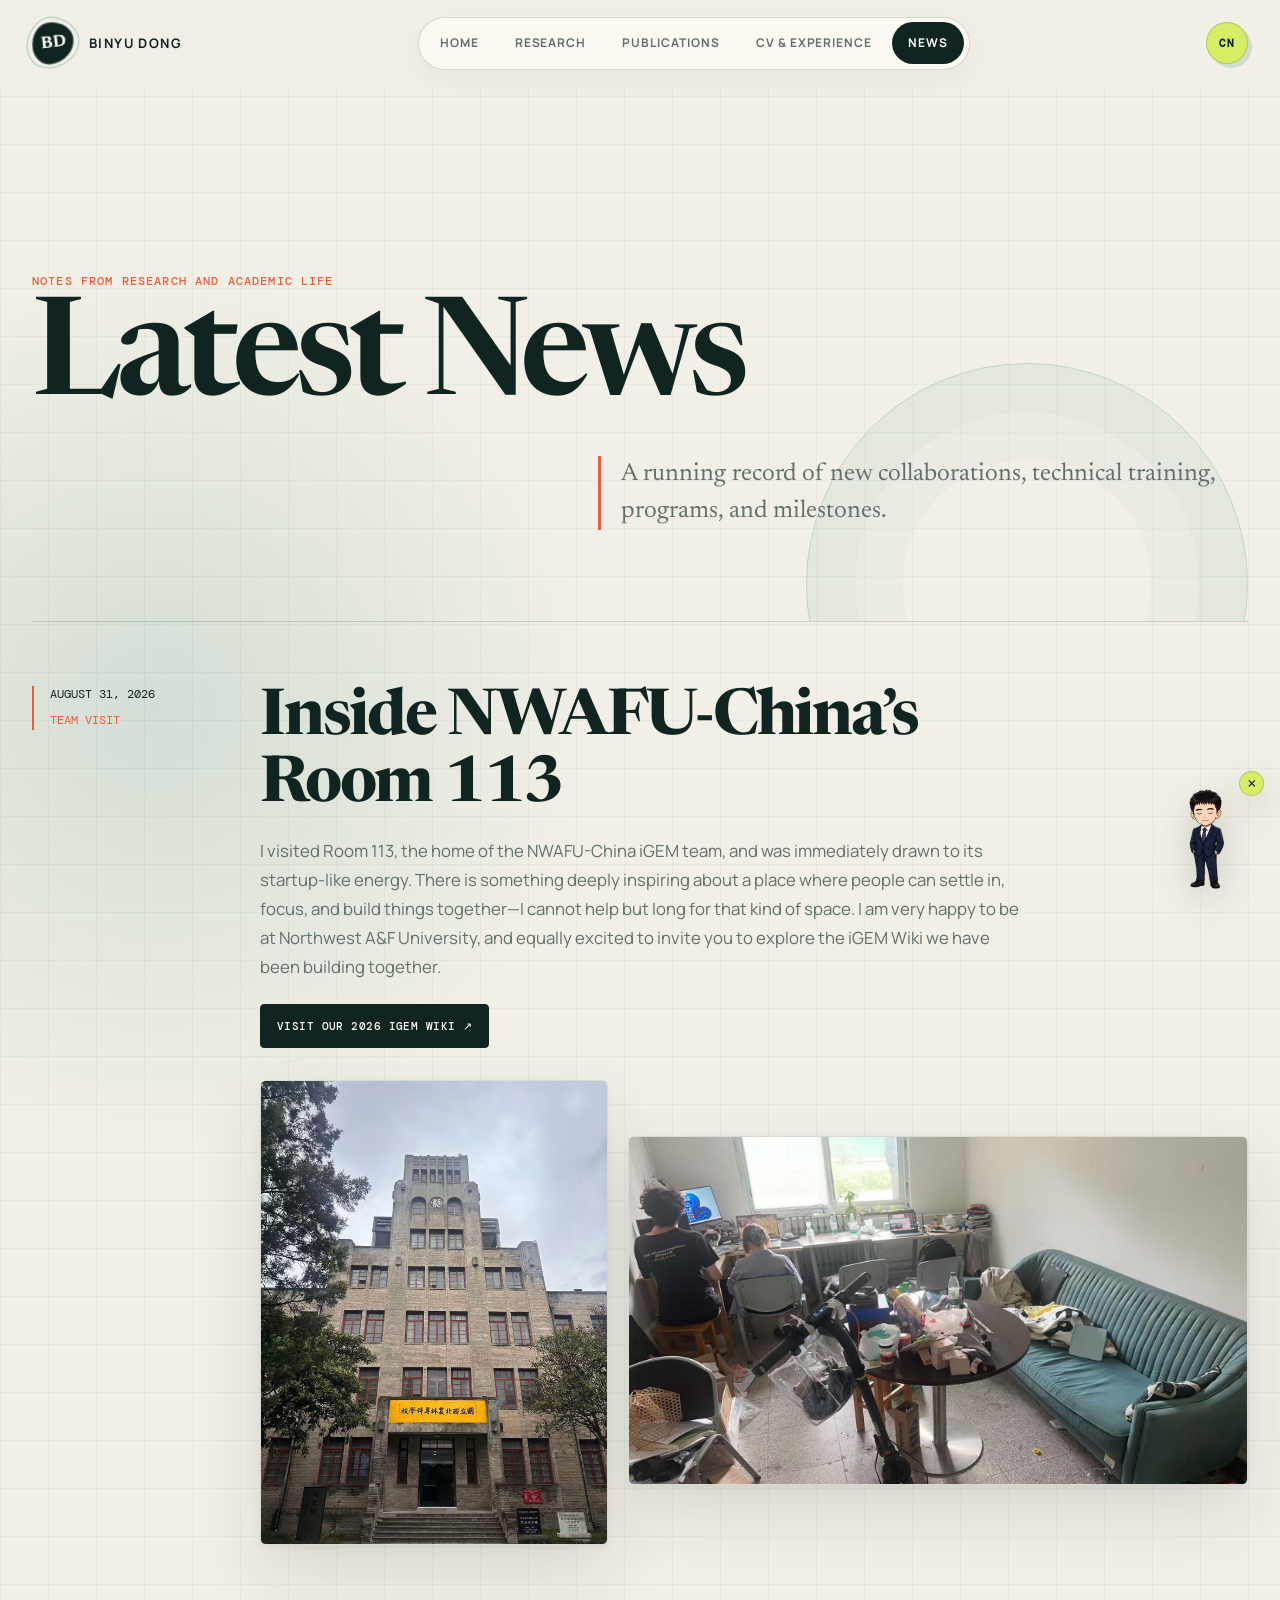
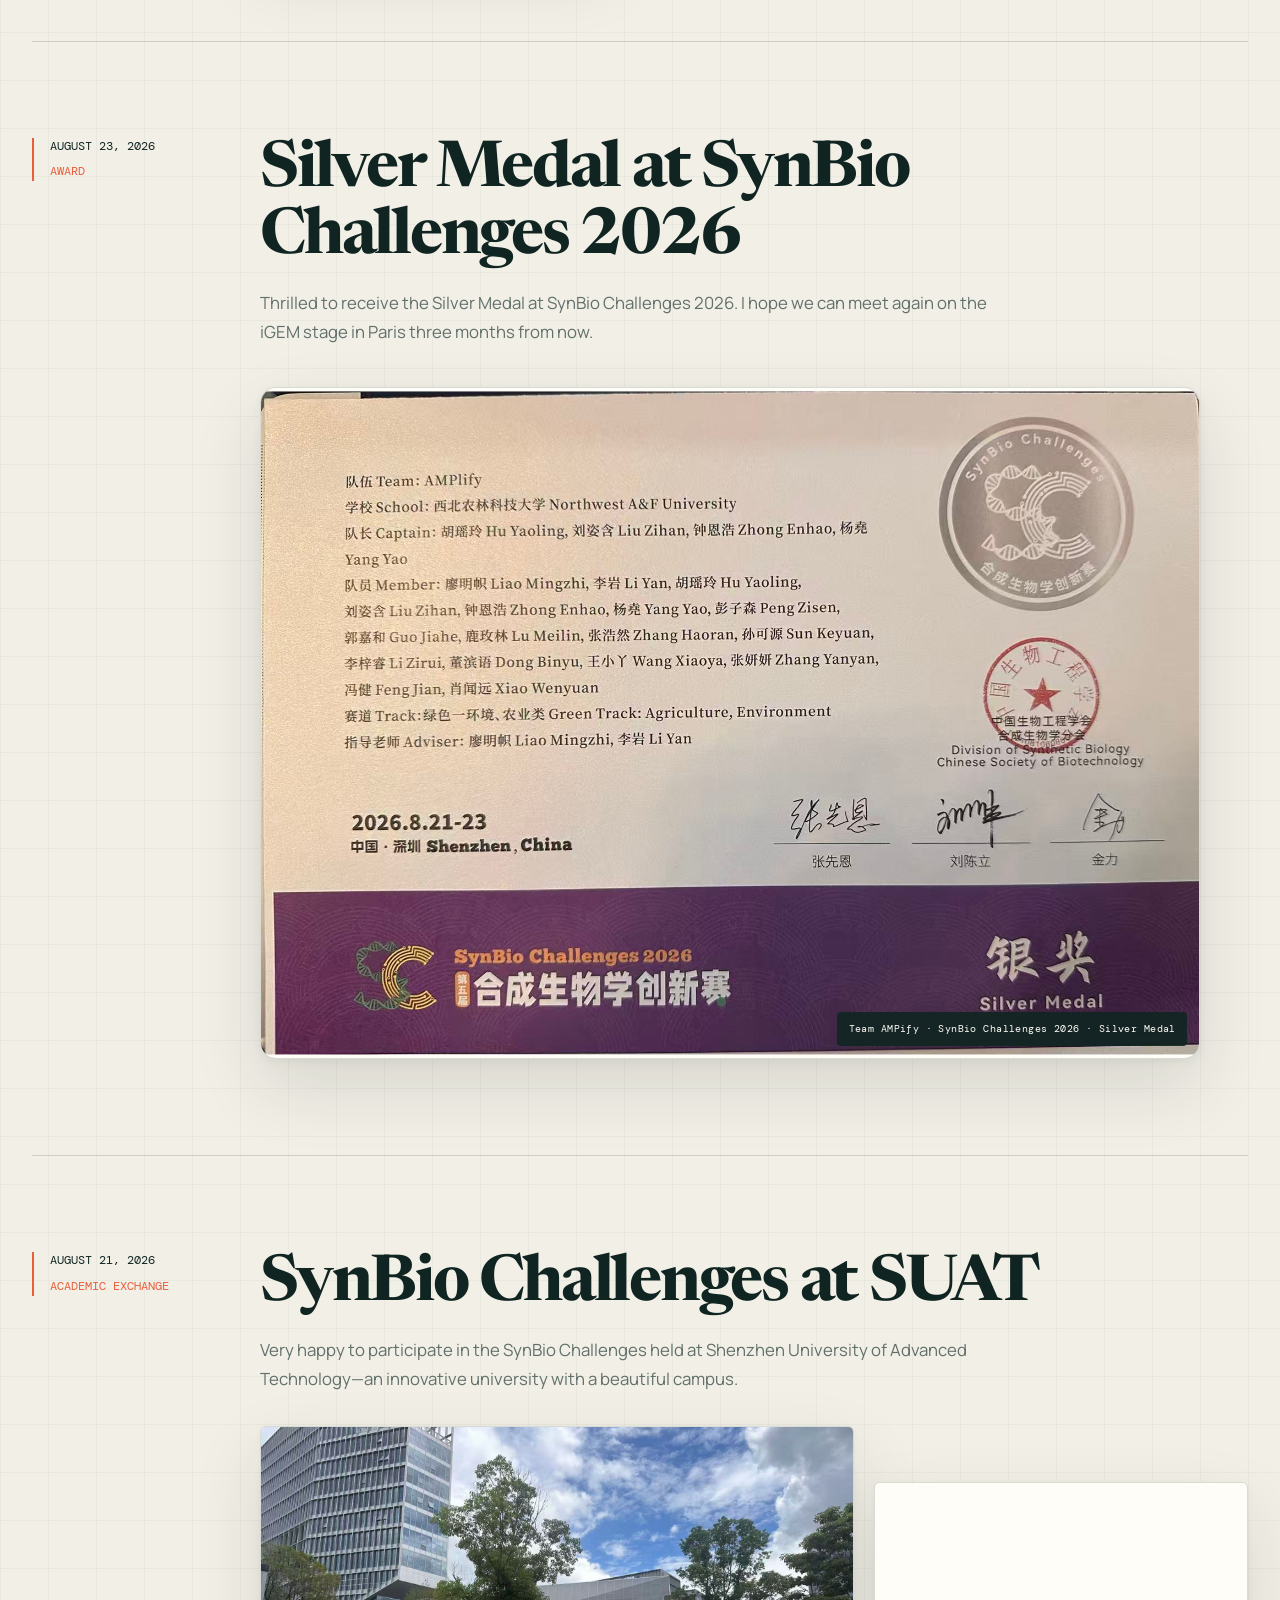
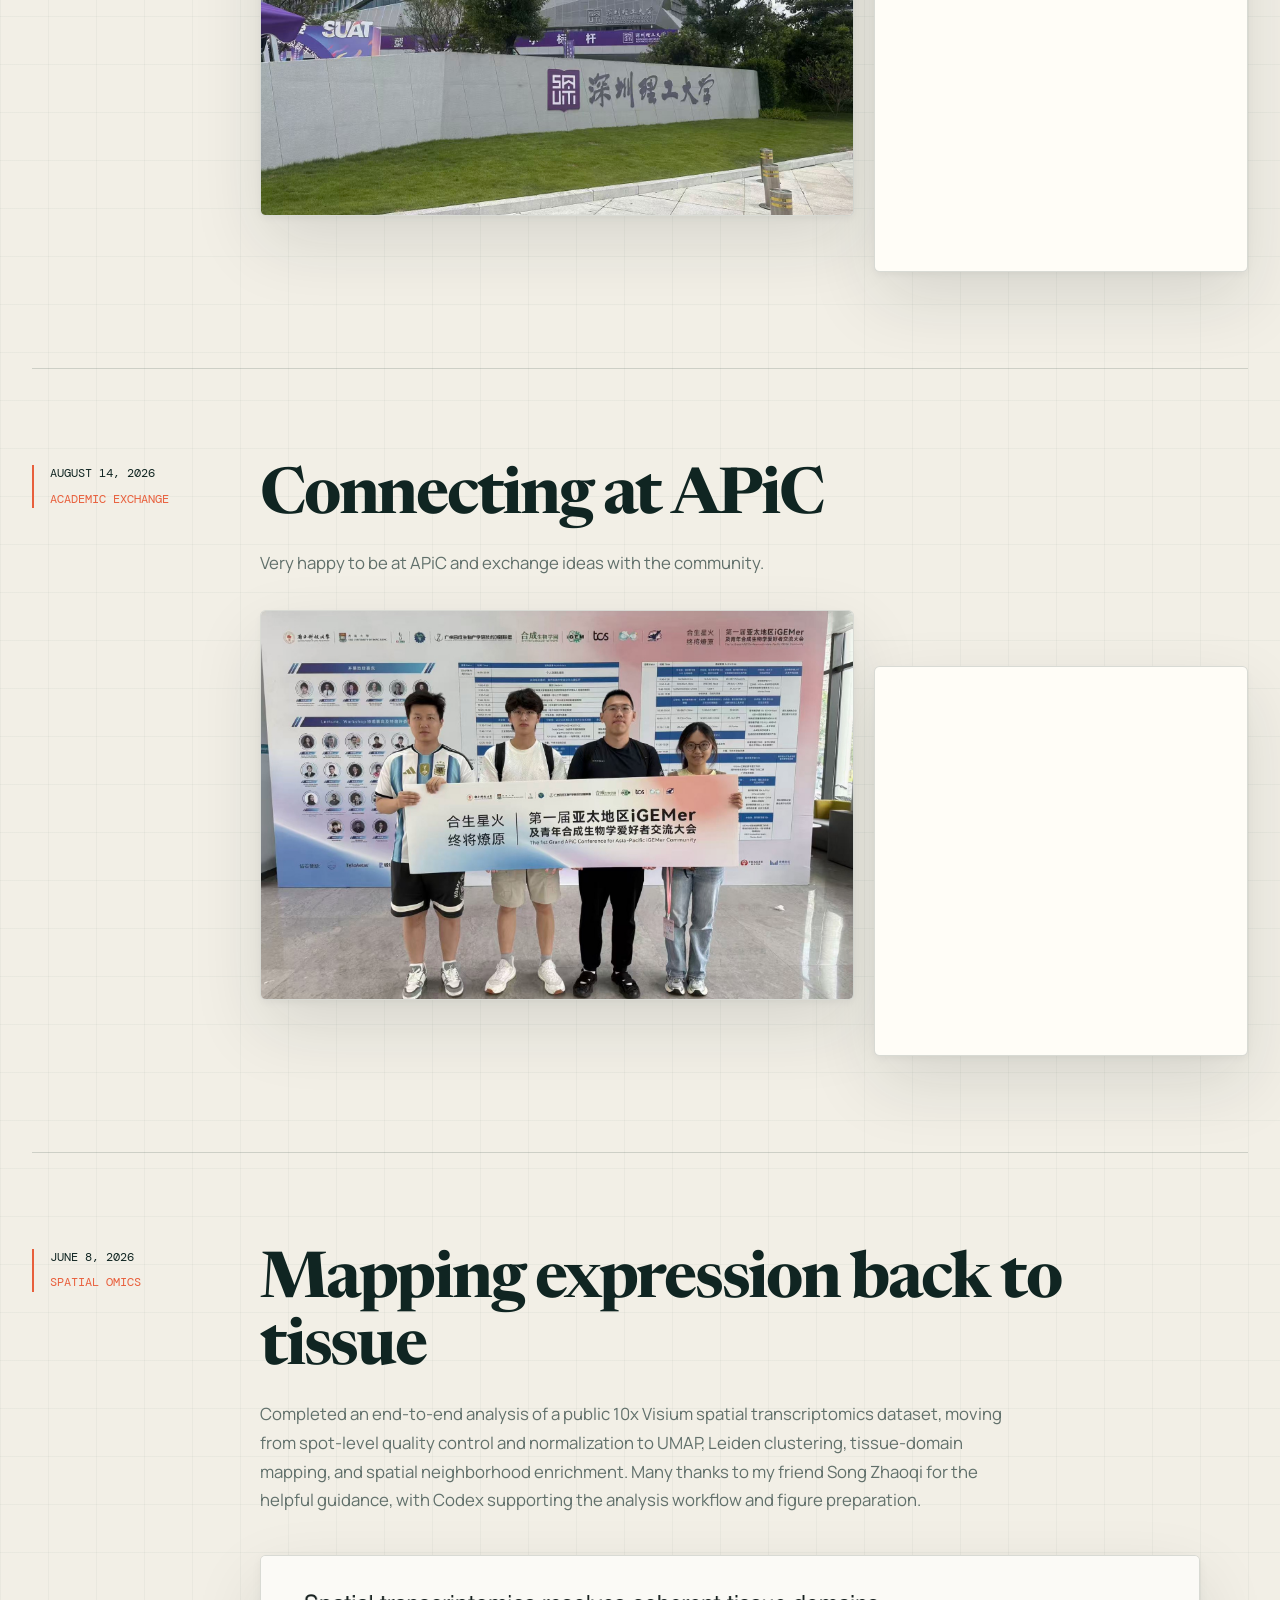
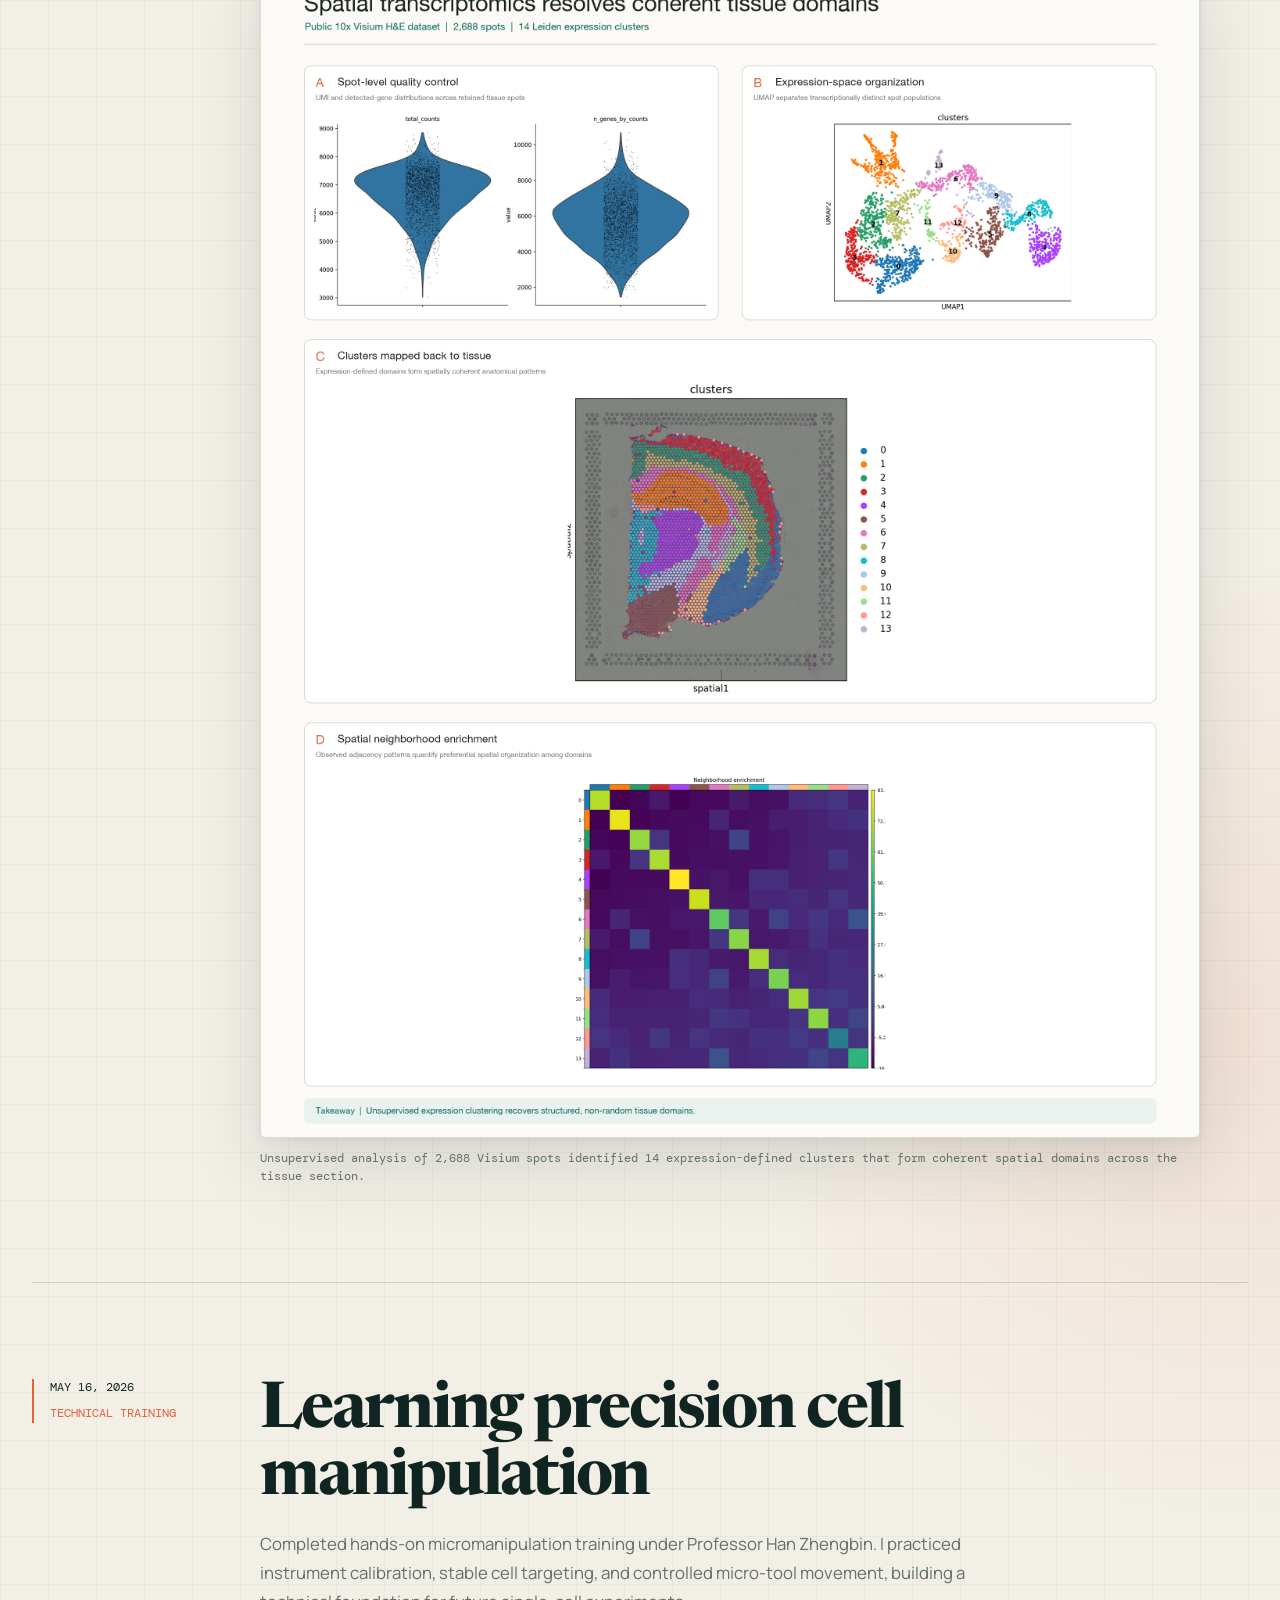
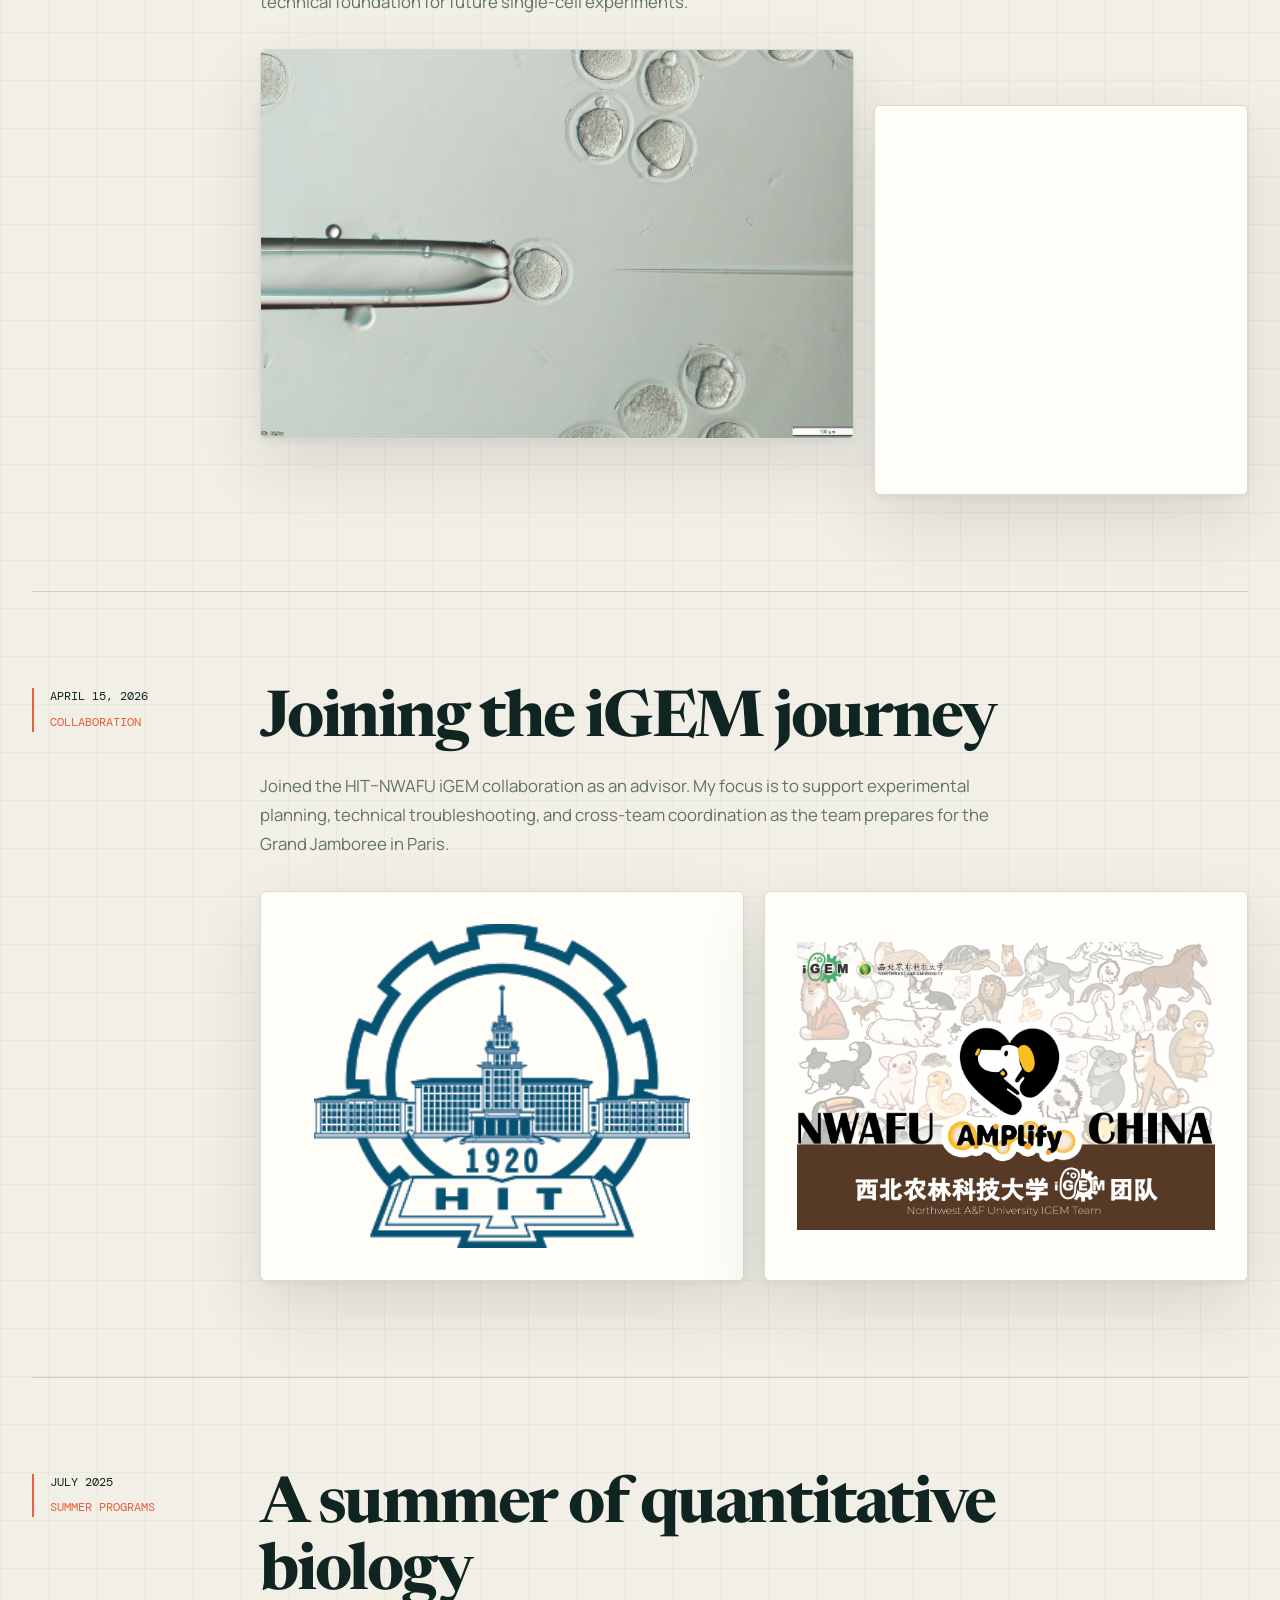
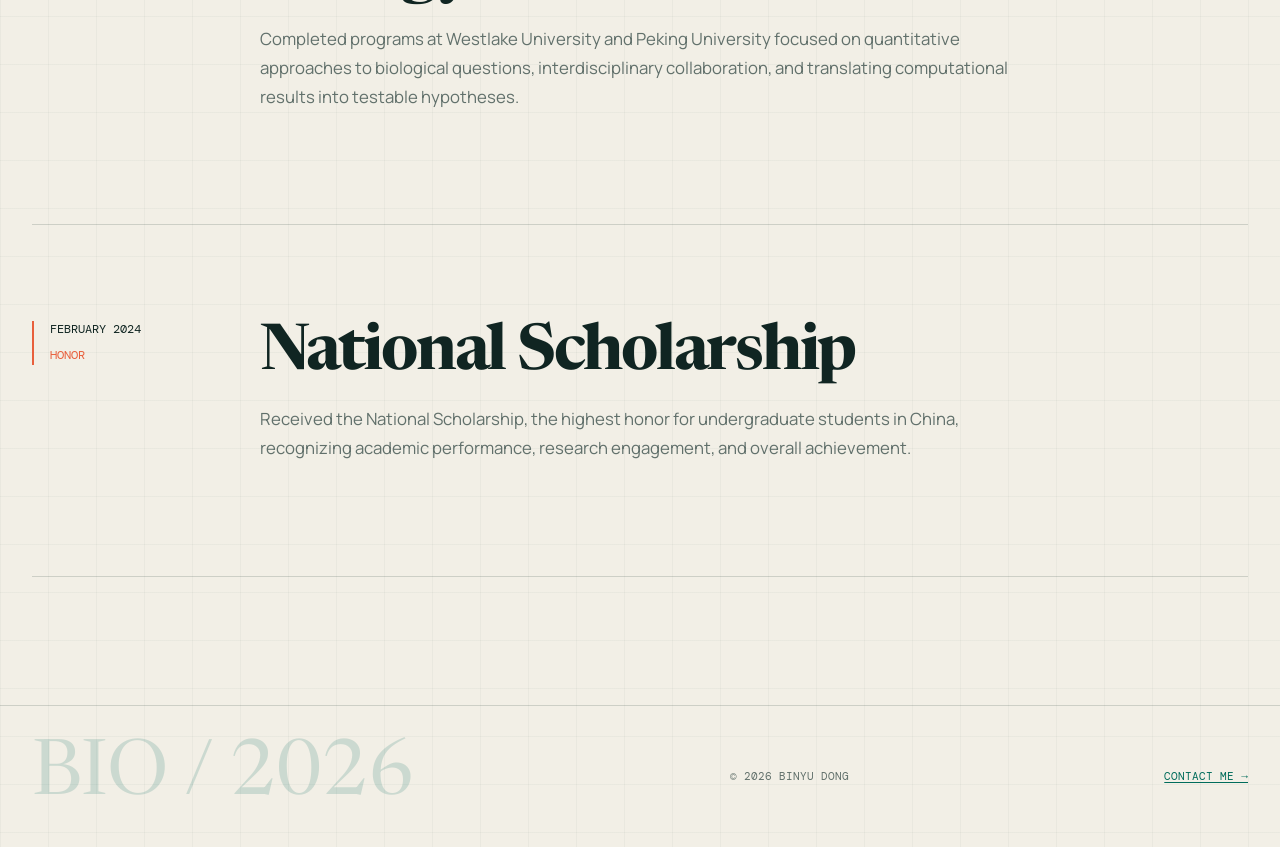
<file: news.html>
<!doctype html>
<html lang="en">
<head>
  <meta charset="utf-8"><meta name="viewport" content="width=device-width, initial-scale=1">
  <title>Latest News | Binyu Dong</title>
  <meta name="description" content="Latest academic news and updates from Binyu Dong.">
  <link rel="preconnect" href="https://fonts.googleapis.com"><link rel="preconnect" href="https://fonts.gstatic.com" crossorigin>
  <link href="https://fonts.googleapis.com/css2?family=DM+Mono:wght@300;400;500&family=Manrope:wght@400;500;600;700&family=Newsreader:opsz,wght@6..72,500;6..72,600&display=swap" rel="stylesheet">
  <link rel="stylesheet" href="static/css/design.css"><link rel="icon" type="image/svg+xml" href="static/picture/icon.svg">
</head>
<body>
  <a class="skip-link" href="#content">Skip to content</a>
  <header class="site-header"><nav class="site-nav" aria-label="Main navigation"><a class="site-brand" href="index.html"><span class="brand-mark">BD</span><span>Binyu Dong</span></a><div class="nav-links"><a href="index.html">Home</a><a href="research.html">Research</a><a href="publications.html">Publications</a><a href="resume.html">CV & Experience</a><a class="active" href="news.html">News</a></div></nav></header>
  <main id="content" class="content-shell">
    <header class="page-hero"><p class="section-kicker">Notes from research and academic life</p><h1>Latest News</h1><p>A running record of new collaborations, technical training, programs, and milestones.</p></header>

    <section class="news-entry" id="nwafu-room-113"><div class="news-date"><time datetime="2026-08-31">August 31, 2026</time><span>Team Visit</span></div><article><h2>Inside NWAFU-China’s Room 113</h2><p>I visited Room 113, the home of the NWAFU-China iGEM team, and was immediately drawn to its startup-like energy. There is something deeply inspiring about a place where people can settle in, focus, and build things together—I cannot help but long for that kind of space. I am very happy to be at Northwest A&amp;F University, and equally excited to invite you to explore the iGEM Wiki we have been building together.</p><div class="news-actions"><a class="news-link" href="https://2026.igem.wiki/nwafu-china/" target="_blank" rel="noopener noreferrer">Visit our 2026 iGEM Wiki ↗</a></div><div class="news-images nwafu-gallery"><img src="static/picture/nwafu-113-building.jpg" alt="The historic building at Northwest A&amp;F University that houses Room 113" loading="eager" decoding="async"><img src="static/picture/nwafu-113-room.jpg" alt="NWAFU-China iGEM team members working together in Room 113" loading="eager" decoding="async"></div></article></section>

    <section class="news-entry" id="synbio-silver-medal"><div class="news-date"><time datetime="2026-08-23">August 23, 2026</time><span>Award</span></div><article><h2>Silver Medal at SynBio Challenges 2026</h2><p>Thrilled to receive the Silver Medal at SynBio Challenges 2026. I hope we can meet again on the iGEM stage in Paris three months from now.</p><figure class="certificate-figure"><img src="static/picture/synbio-silver-medal.jpg" alt="Silver Medal certificate awarded to team AMPify at SynBio Challenges 2026" loading="eager" decoding="async"><figcaption>Team AMPify · SynBio Challenges 2026 · Silver Medal</figcaption></figure></article></section>

    <section class="news-entry" id="synbio-challenges"><div class="news-date"><time datetime="2026-08-21">August 21, 2026</time><span>Academic Exchange</span></div><article><h2>SynBio Challenges at SUAT</h2><p>Very happy to participate in the SynBio Challenges held at Shenzhen University of Advanced Technology—an innovative university with a beautiful campus.</p><div class="news-images"><img src="static/picture/suat-campus.jpg" alt="Campus of Shenzhen University of Advanced Technology under a blue sky" loading="eager" decoding="async"><img src="static/picture/synbio-challenges.jpg" alt="Opening presentation at the SynBio Challenges competition" loading="eager" decoding="async"></div></article></section>

    <section class="news-entry" id="apic"><div class="news-date"><time datetime="2026-08-14">August 14, 2026</time><span>Academic Exchange</span></div><article><h2>Connecting at APiC</h2><p>Very happy to be at APiC and exchange ideas with the community.</p><div class="news-images"><img src="static/picture/apic-group.jpg" alt="Group photo at the first Grand APiC Conference for the Asia-Pacific iGEMer community" loading="eager" decoding="async"><img src="static/picture/apic-exchange.jpg" alt="Participants exchanging ideas during the APiC conference poster session" loading="eager" decoding="async"></div></article></section>

    <section class="news-entry" id="visium"><div class="news-date"><time>June 8, 2026</time><span>Spatial Omics</span></div><article><h2>Mapping expression back to tissue</h2><p>Completed an end-to-end analysis of a public 10x Visium spatial transcriptomics dataset, moving from spot-level quality control and normalization to UMAP, Leiden clustering, tissue-domain mapping, and spatial neighborhood enrichment. Many thanks to my friend Song Zhaoqi for the helpful guidance, with Codex supporting the analysis workflow and figure preparation.</p><figure class="news-main-figure"><img src="static/picture/visium_main_figure.png" alt="Main figure summarizing quality control, UMAP clustering, spatial domains, and neighborhood enrichment from a public Visium dataset" loading="eager" decoding="async"><figcaption>Unsupervised analysis of 2,688 Visium spots identified 14 expression-defined clusters that form coherent spatial domains across the tissue section.</figcaption></figure></article></section>

    <section class="news-entry" id="micromanipulation"><div class="news-date"><time>May 16, 2026</time><span>Technical Training</span></div><article><h2>Learning precision cell manipulation</h2><p>Completed hands-on micromanipulation training under Professor Han Zhengbin. I practiced instrument calibration, stable cell targeting, and controlled micro-tool movement, building a technical foundation for future single-cell experiments.</p><div class="news-images"><img src="static/picture/placeholder1.png" alt="Micromanipulation training" loading="lazy" decoding="async"><img src="static/picture/placeholder2.png" alt="Micromanipulation training" loading="lazy" decoding="async"></div></article></section>

    <section class="news-entry" id="igem"><div class="news-date"><time>April 15, 2026</time><span>Collaboration</span></div><article><h2>Joining the iGEM journey</h2><p>Joined the HIT–NWAFU iGEM collaboration as an advisor. My focus is to support experimental planning, technical troubleshooting, and cross-team coordination as the team prepares for the Grand Jamboree in Paris.</p><div class="news-images logo-images"><img src="static/picture/hit.png" alt="Harbin Institute of Technology" loading="lazy" decoding="async"><img src="static/picture/igem.png" alt="iGEM Competition" loading="lazy" decoding="async"></div></article></section>

    <section class="news-entry"><div class="news-date"><time>July 2025</time><span>Summer Programs</span></div><article><h2>A summer of quantitative biology</h2><p>Completed programs at Westlake University and Peking University focused on quantitative approaches to biological questions, interdisciplinary collaboration, and translating computational results into testable hypotheses.</p></article></section>

    <section class="news-entry"><div class="news-date"><time>February 2024</time><span>Honor</span></div><article><h2>National Scholarship</h2><p>Received the National Scholarship, the highest honor for undergraduate students in China, recognizing academic performance, research engagement, and overall achievement.</p></article></section>
  </main>
  <footer class="site-footer"><span>© 2026 Binyu Dong</span><a href="mailto:binyudong@foxmail.com">Contact me →</a></footer>
  <button id="back-to-top" type="button" aria-label="Back to top">↑ Top</button><script src="static/js/i18n.js"></script><script src="static/js/design.js"></script>
</body>
</html>
</file>
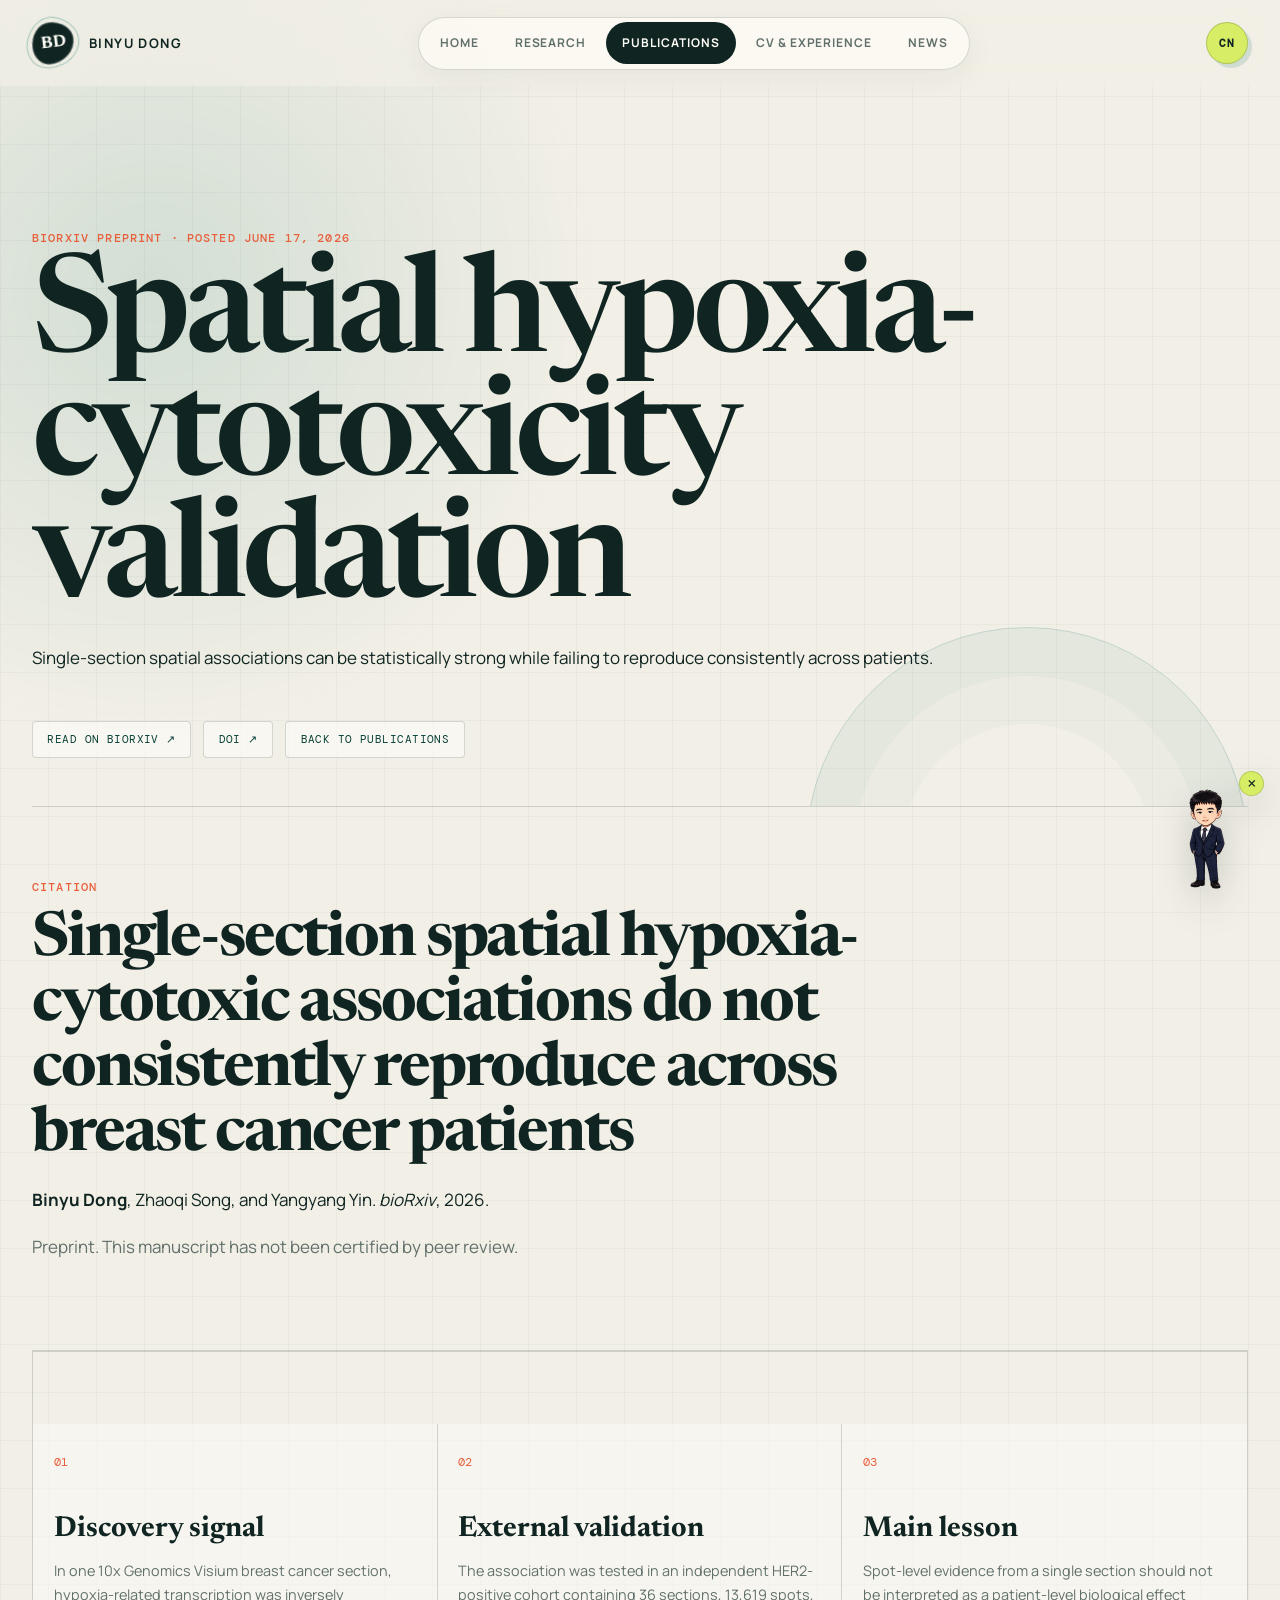
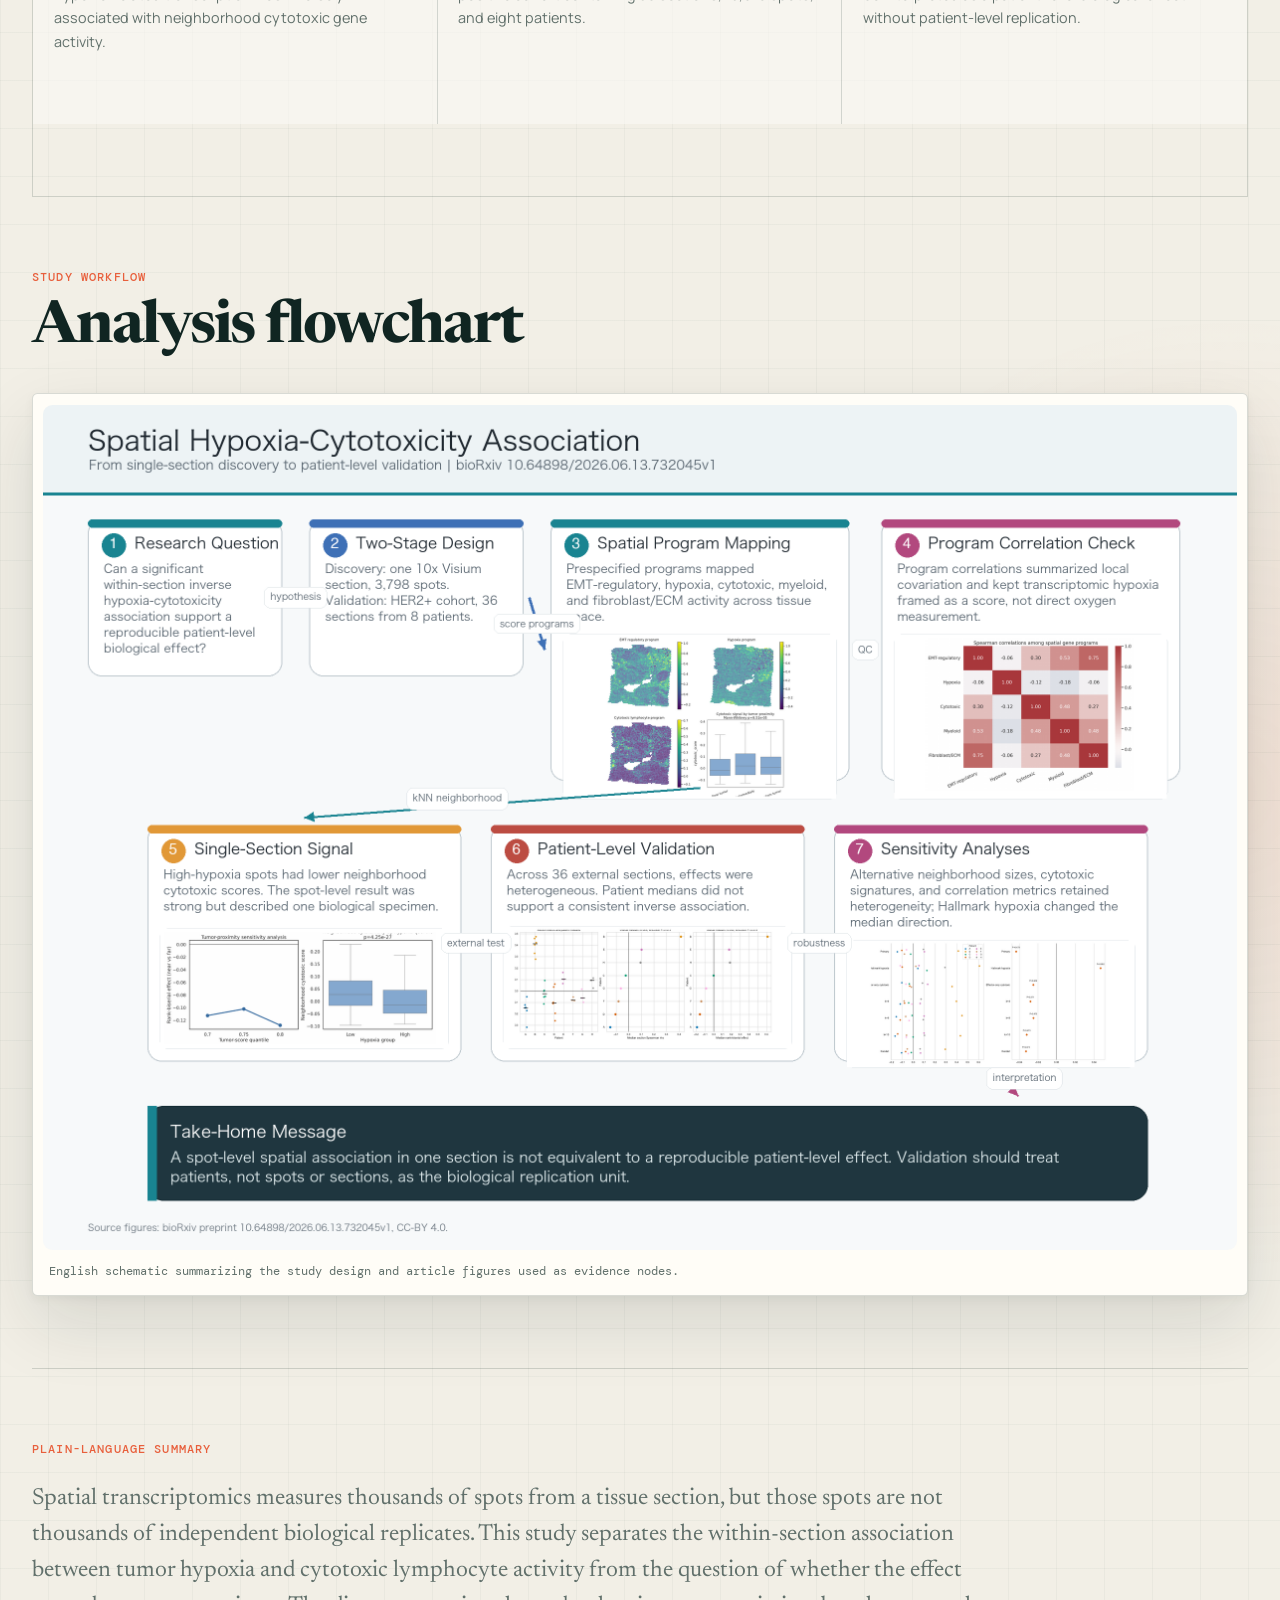
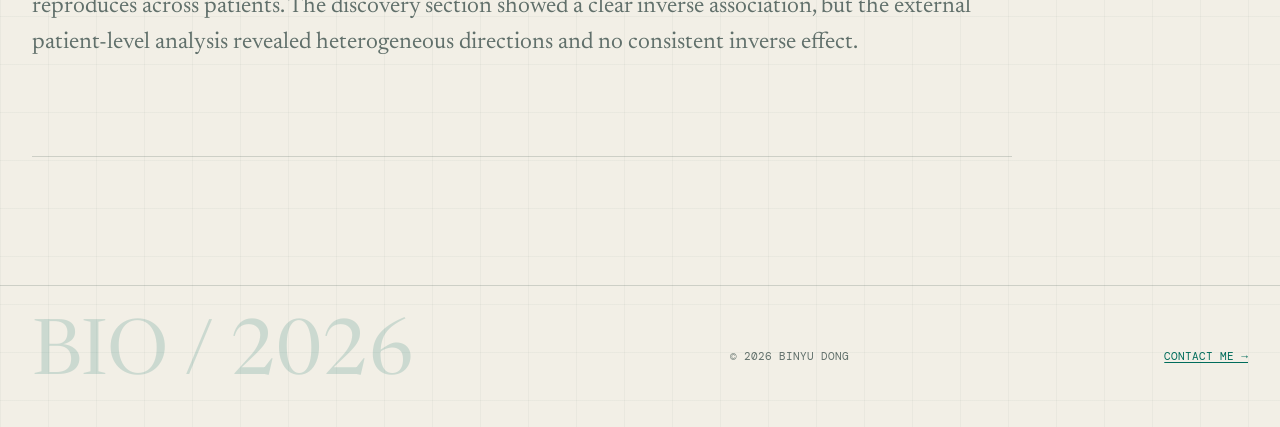
<file: publication-spatial-hypoxia-cytotoxic.html>
<!doctype html>
<html lang="en">
<head>
  <meta charset="utf-8"><meta name="viewport" content="width=device-width, initial-scale=1">
  <title>Spatial Hypoxia-Cytotoxicity Preprint | Binyu Dong</title>
  <meta name="description" content="Project page for Binyu Dong's bioRxiv preprint on spatial hypoxia-cytotoxic associations in breast cancer.">
  <link rel="preconnect" href="https://fonts.googleapis.com"><link rel="preconnect" href="https://fonts.gstatic.com" crossorigin>
  <link href="https://fonts.googleapis.com/css2?family=DM+Mono:wght@300;400;500&family=Manrope:wght@400;500;600;700&family=Newsreader:opsz,wght@6..72,500;6..72,600&display=swap" rel="stylesheet">
  <link rel="stylesheet" href="static/css/design.css"><link rel="icon" type="image/svg+xml" href="static/picture/icon.svg">
</head>
<body>
  <a class="skip-link" href="#content">Skip to content</a>
  <header class="site-header"><nav class="site-nav" aria-label="Main navigation"><a class="site-brand" href="index.html"><span class="brand-mark">BD</span><span>Binyu Dong</span></a><div class="nav-links"><a href="index.html">Home</a><a href="research.html">Research</a><a class="active" href="publications.html">Publications</a><a href="resume.html">CV & Experience</a><a href="news.html">News</a></div></nav></header>
  <main id="content" class="content-shell publication-detail">
    <header class="page-hero publication-hero">
      <p class="section-kicker">bioRxiv preprint · Posted June 17, 2026</p>
      <h1>Spatial hypoxia-cytotoxicity validation</h1>
      <p>Single-section spatial associations can be statistically strong while failing to reproduce consistently across patients.</p>
      <div class="paper-actions">
        <a href="https://www.biorxiv.org/content/10.64898/2026.06.13.732045v1.full">Read on bioRxiv ↗</a>
        <a href="https://doi.org/10.64898/2026.06.13.732045">DOI ↗</a>
        <a href="publications.html">Back to publications</a>
      </div>
    </header>

    <section class="publication-section paper-citation">
      <p class="section-kicker">Citation</p>
      <h2>Single-section spatial hypoxia-cytotoxic associations do not consistently reproduce across breast cancer patients</h2>
      <p><strong>Binyu Dong</strong>, Zhaoqi Song, and Yangyang Yin. <em>bioRxiv</em>, 2026.</p>
      <p class="publication-note">Preprint. This manuscript has not been certified by peer review.</p>
    </section>

    <section class="publication-section key-points">
      <article><span>01</span><h3>Discovery signal</h3><p>In one 10x Genomics Visium breast cancer section, hypoxia-related transcription was inversely associated with neighborhood cytotoxic gene activity.</p></article>
      <article><span>02</span><h3>External validation</h3><p>The association was tested in an independent HER2-positive cohort containing 36 sections, 13,619 spots, and eight patients.</p></article>
      <article><span>03</span><h3>Main lesson</h3><p>Spot-level evidence from a single section should not be interpreted as a patient-level biological effect without patient-level replication.</p></article>
    </section>

    <section class="publication-section figure-showcase" aria-label="Study workflow">
      <div class="section-heading">
        <div><p class="section-kicker">Study workflow</p><h2>Analysis flowchart</h2></div>
      </div>
      <figure>
        <img src="static/picture/spatial_hypoxia_cytotoxic_flowchart_en.png" alt="English flowchart showing the two-stage spatial transcriptomics analysis from research question to patient-level validation and sensitivity analyses" loading="eager" decoding="async">
        <figcaption>English schematic summarizing the study design and article figures used as evidence nodes.</figcaption>
      </figure>
    </section>

    <section class="publication-section abstract-panel">
      <p class="section-kicker">Plain-language summary</p>
      <p>Spatial transcriptomics measures thousands of spots from a tissue section, but those spots are not thousands of independent biological replicates. This study separates the within-section association between tumor hypoxia and cytotoxic lymphocyte activity from the question of whether the effect reproduces across patients. The discovery section showed a clear inverse association, but the external patient-level analysis revealed heterogeneous directions and no consistent inverse effect.</p>
    </section>
  </main>
  <footer class="site-footer"><span>© 2026 Binyu Dong</span><a href="mailto:binyudong@foxmail.com">Contact me →</a></footer>
  <button id="back-to-top" type="button" aria-label="Back to top">↑ Top</button><script src="static/js/i18n.js"></script><script src="static/js/design.js"></script>
</body>
</html>
</file>
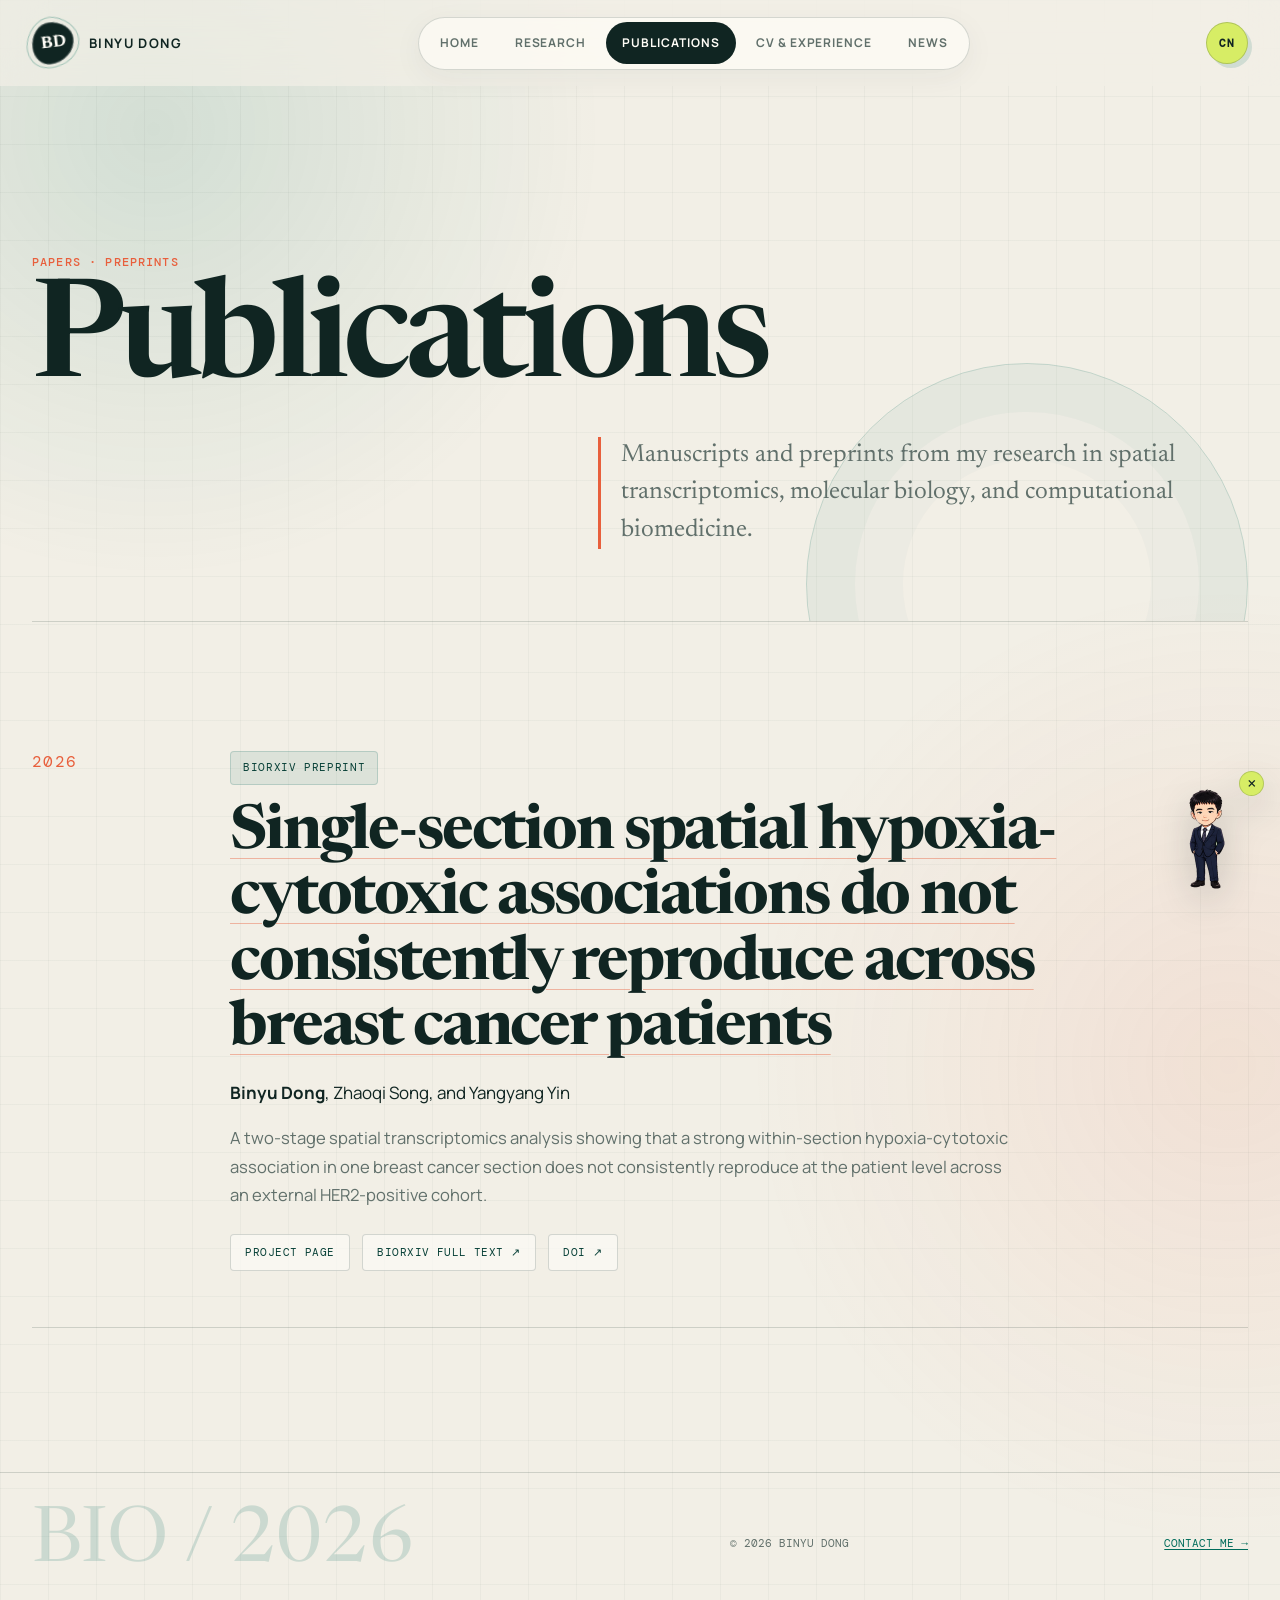
<file: publications.html>
<!doctype html>
<html lang="en">
<head>
  <meta charset="utf-8"><meta name="viewport" content="width=device-width, initial-scale=1">
  <title>Publications | Binyu Dong</title>
  <meta name="description" content="Publications and preprints by Binyu Dong.">
  <link rel="preconnect" href="https://fonts.googleapis.com"><link rel="preconnect" href="https://fonts.gstatic.com" crossorigin>
  <link href="https://fonts.googleapis.com/css2?family=DM+Mono:wght@300;400;500&family=Manrope:wght@400;500;600;700&family=Newsreader:opsz,wght@6..72,500;6..72,600&display=swap" rel="stylesheet">
  <link rel="stylesheet" href="static/css/design.css"><link rel="icon" type="image/svg+xml" href="static/picture/icon.svg">
</head>
<body>
  <a class="skip-link" href="#content">Skip to content</a>
  <header class="site-header"><nav class="site-nav" aria-label="Main navigation"><a class="site-brand" href="index.html"><span class="brand-mark">BD</span><span>Binyu Dong</span></a><div class="nav-links"><a href="index.html">Home</a><a href="research.html">Research</a><a class="active" href="publications.html">Publications</a><a href="resume.html">CV & Experience</a><a href="news.html">News</a></div></nav></header>
  <main id="content" class="content-shell">
    <header class="page-hero"><p class="section-kicker">Papers · Preprints</p><h1>Publications</h1><p>Manuscripts and preprints from my research in spatial transcriptomics, molecular biology, and computational biomedicine.</p></header>

    <section class="publication-list" aria-label="Publication list">
      <article class="publication-card">
        <div class="publication-year">2026</div>
        <div class="publication-body">
          <p class="publication-type">bioRxiv preprint</p>
          <h2><a href="publication-spatial-hypoxia-cytotoxic.html">Single-section spatial hypoxia-cytotoxic associations do not consistently reproduce across breast cancer patients</a></h2>
          <p class="publication-authors"><strong>Binyu Dong</strong>, Zhaoqi Song, and Yangyang Yin</p>
          <p class="publication-summary">A two-stage spatial transcriptomics analysis showing that a strong within-section hypoxia-cytotoxic association in one breast cancer section does not consistently reproduce at the patient level across an external HER2-positive cohort.</p>
          <div class="paper-actions">
            <a href="publication-spatial-hypoxia-cytotoxic.html">Project page</a>
            <a href="https://www.biorxiv.org/content/10.64898/2026.06.13.732045v1.full">bioRxiv full text ↗</a>
            <a href="https://doi.org/10.64898/2026.06.13.732045">DOI ↗</a>
          </div>
        </div>
      </article>
    </section>
  </main>
  <footer class="site-footer"><span>© 2026 Binyu Dong</span><a href="mailto:binyudong@foxmail.com">Contact me →</a></footer>
  <button id="back-to-top" type="button" aria-label="Back to top">↑ Top</button><script src="static/js/i18n.js"></script><script src="static/js/design.js"></script>
</body>
</html>
</file>
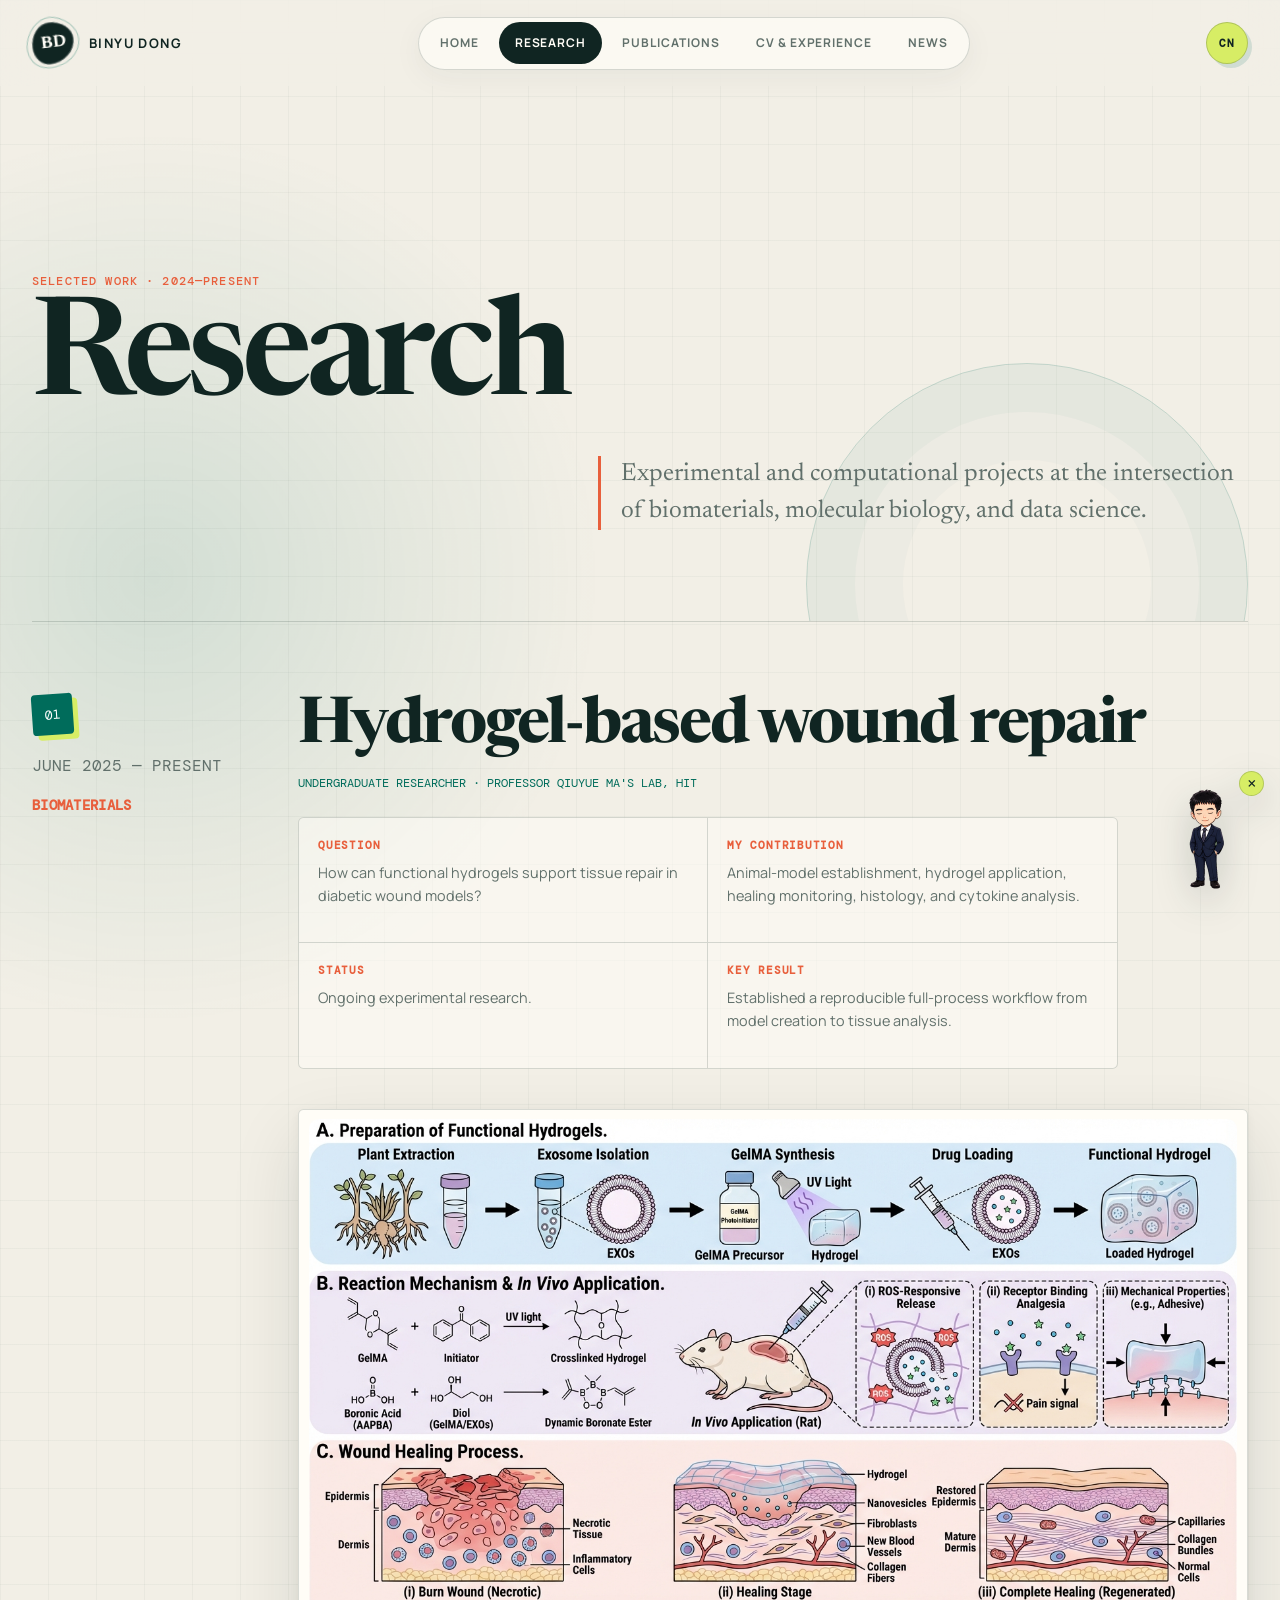
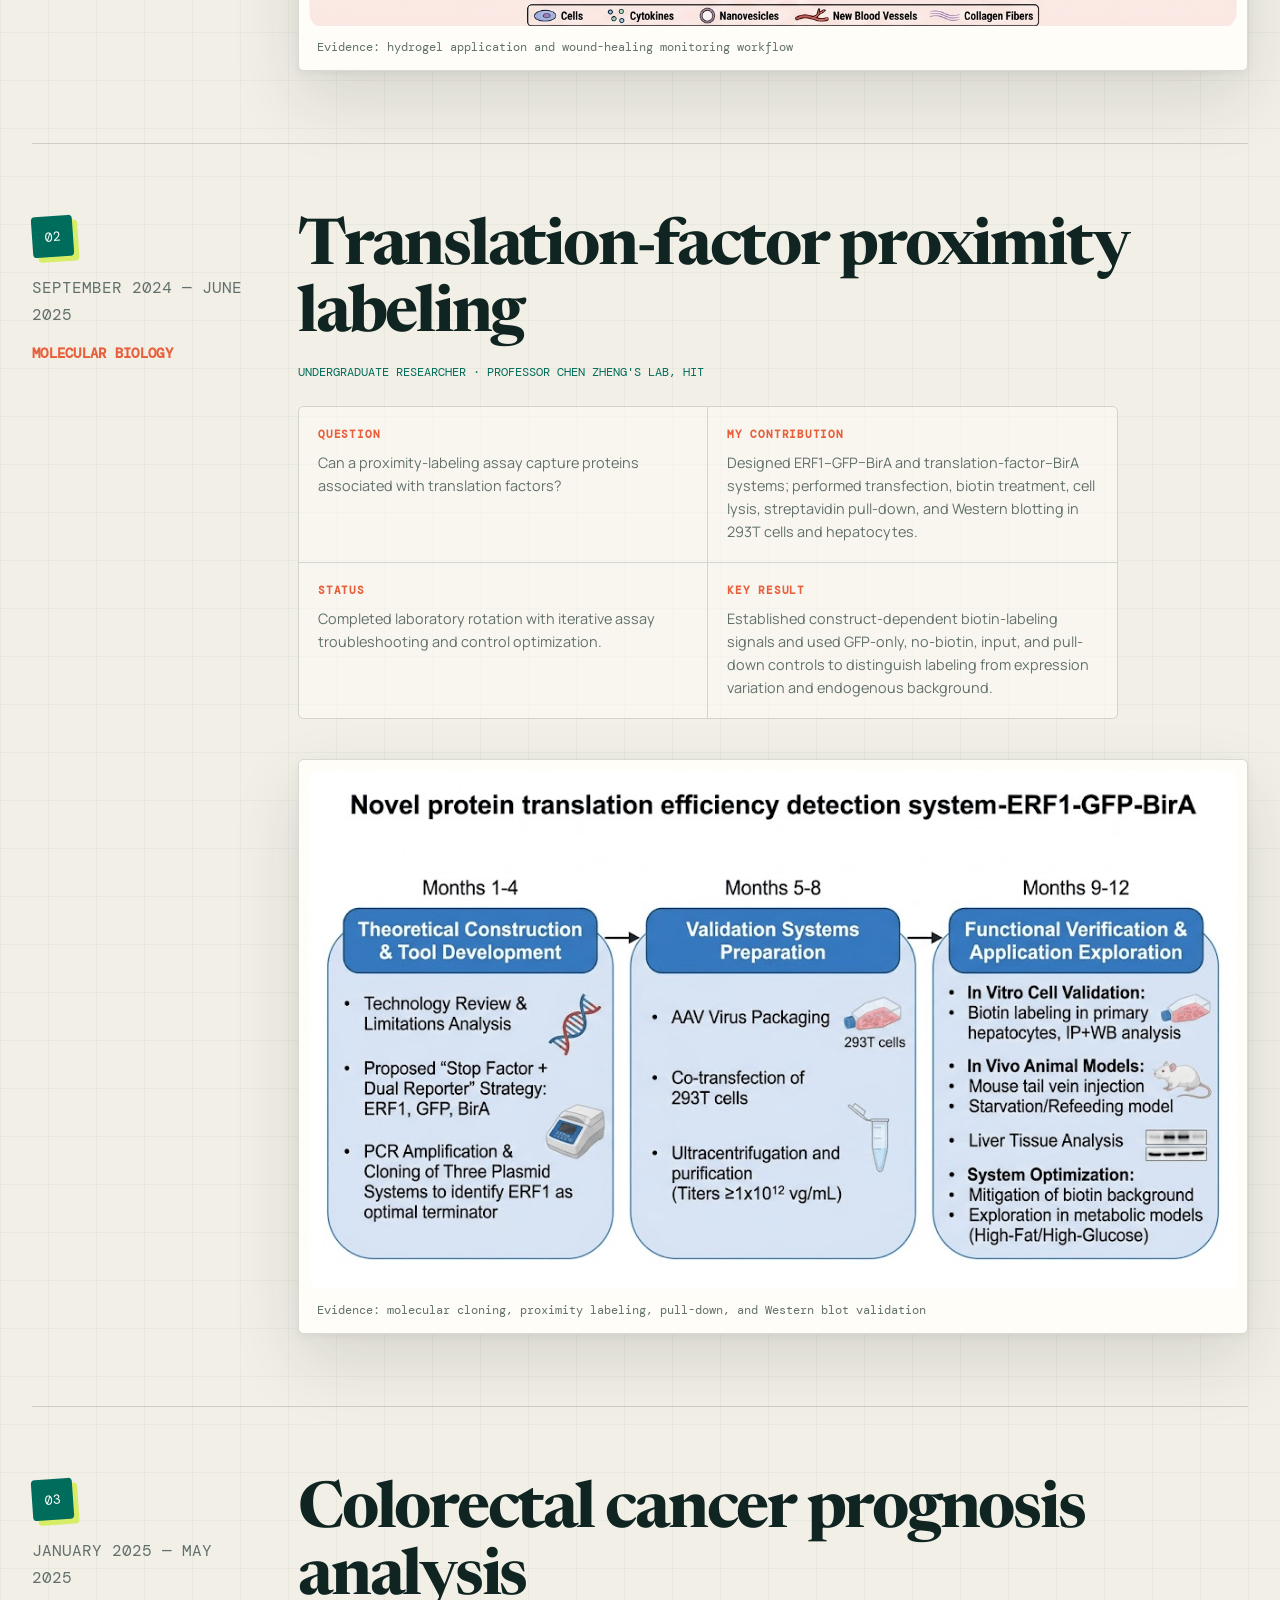
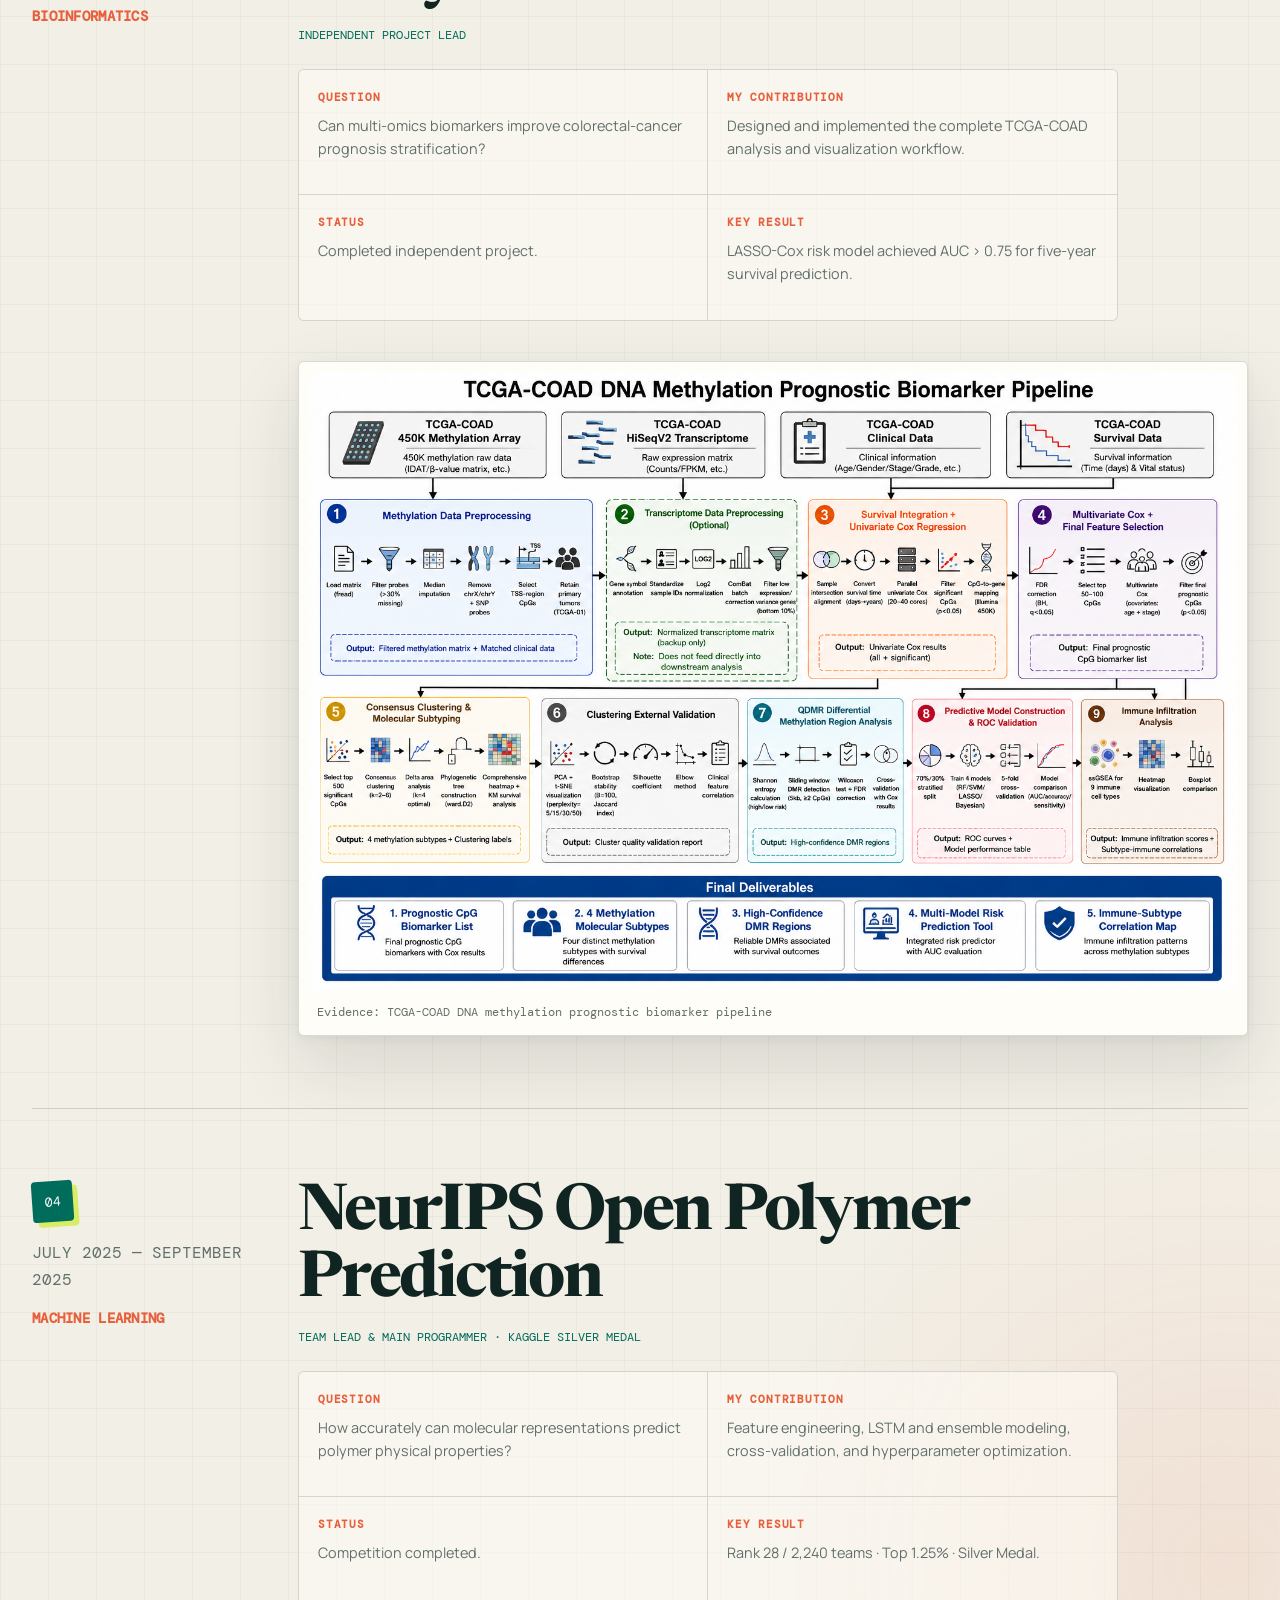
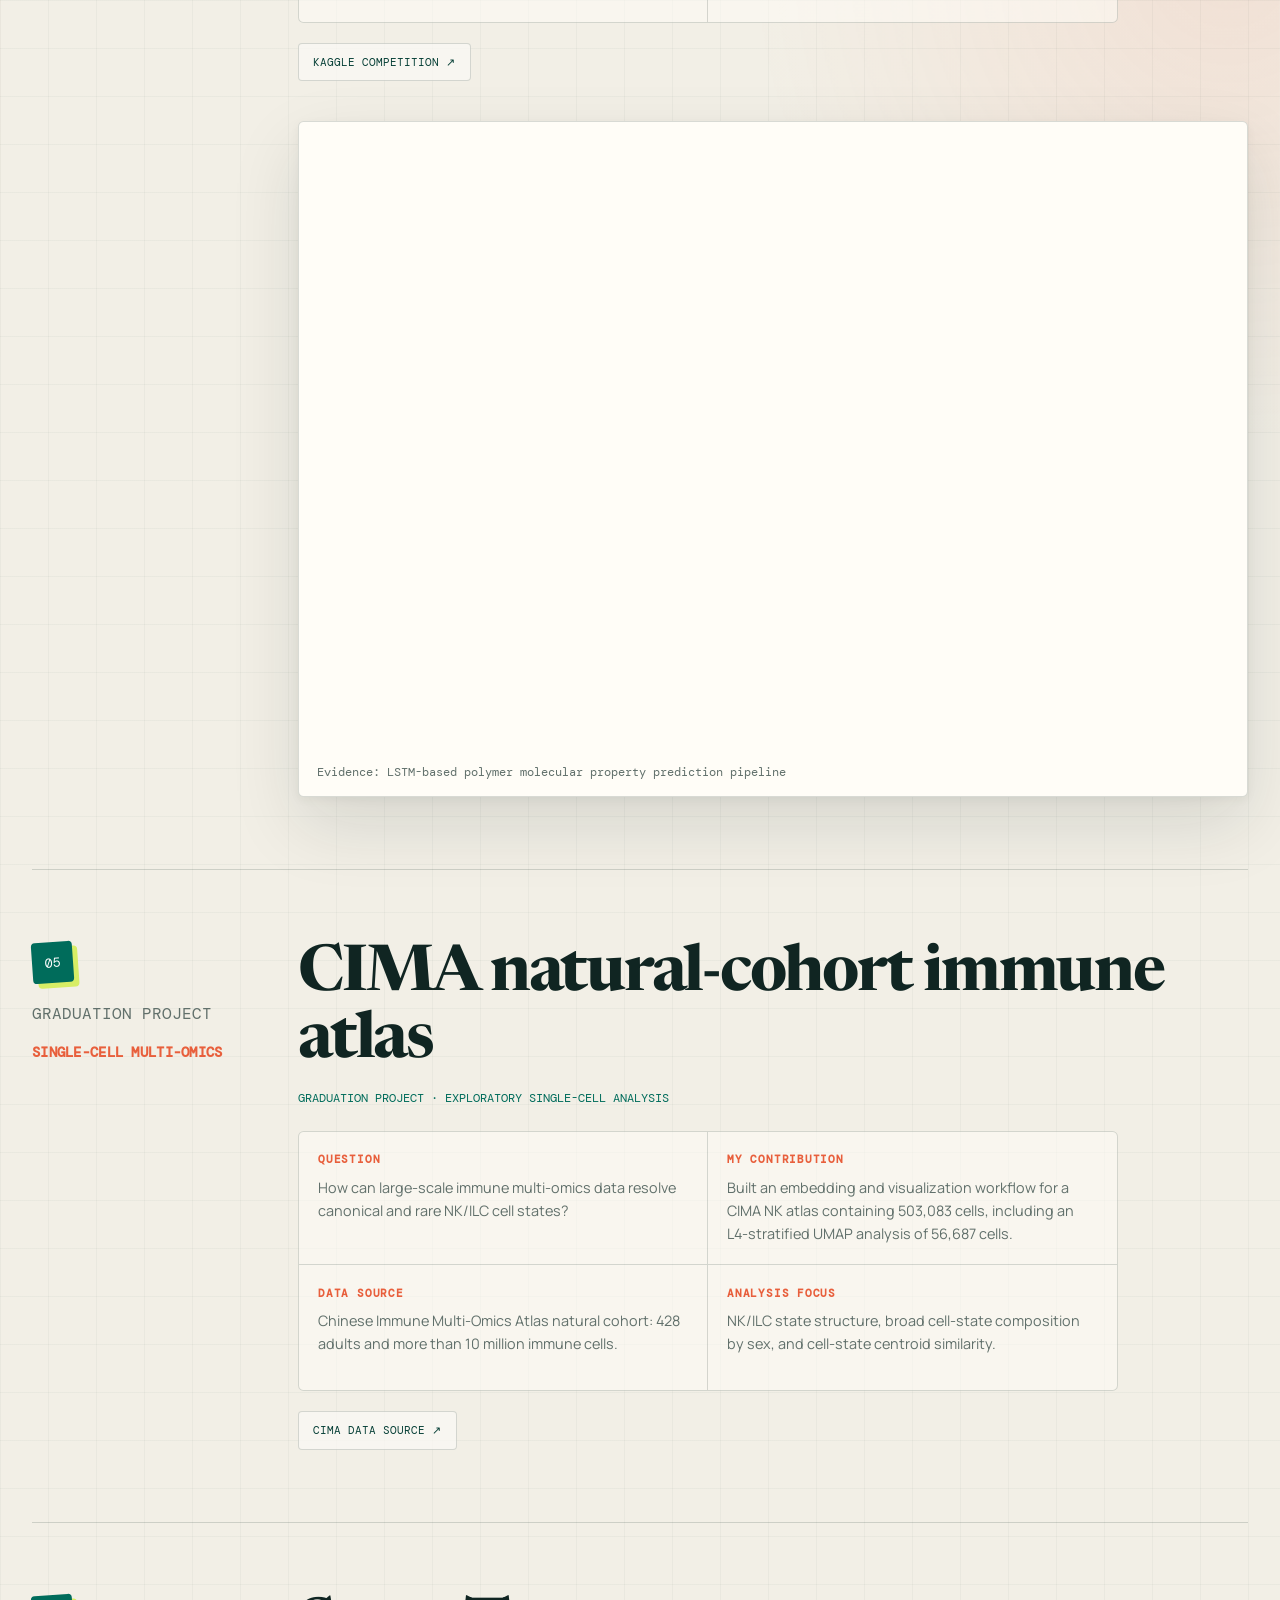
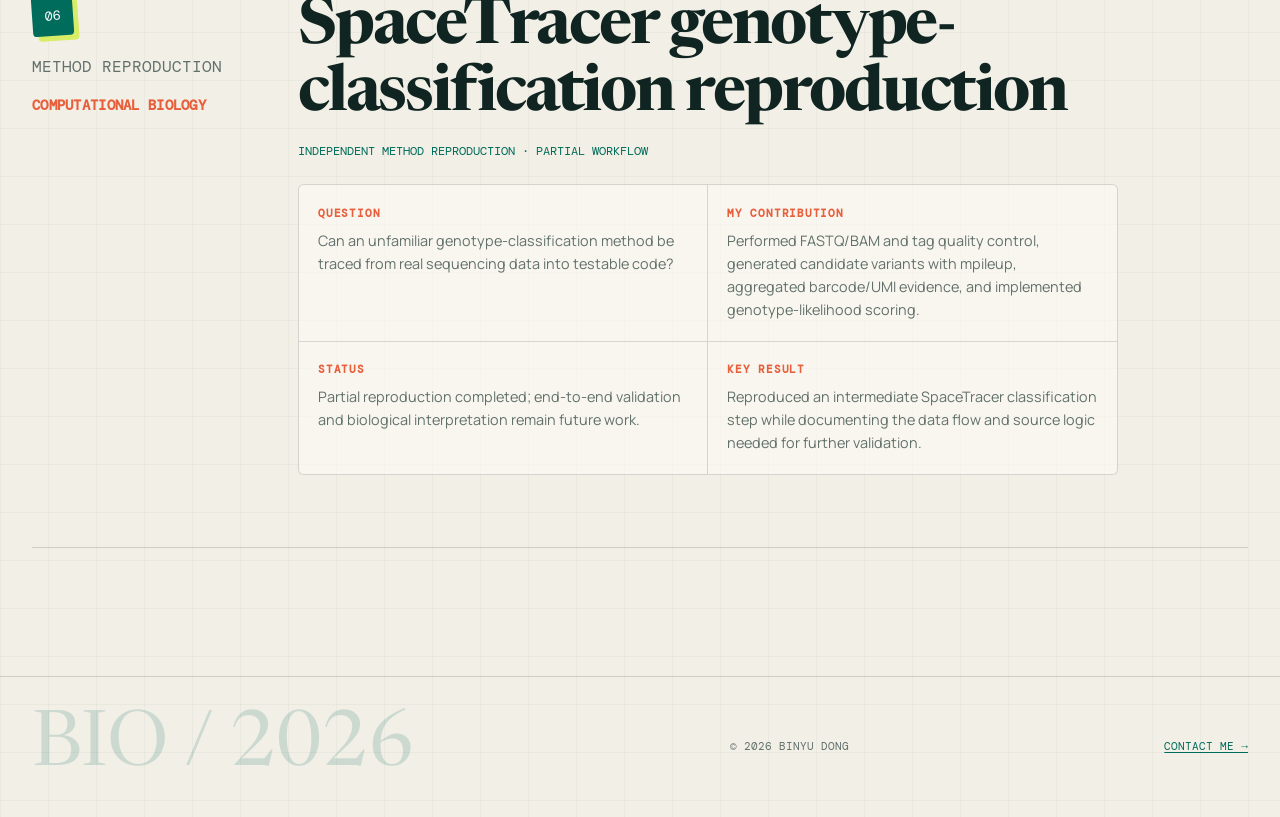
<file: research.html>
<!doctype html>
<html lang="en">
<head>
  <meta charset="utf-8"><meta name="viewport" content="width=device-width, initial-scale=1">
  <title>Research | Binyu Dong</title>
  <meta name="description" content="Research experience and selected projects by Binyu Dong.">
  <link rel="preconnect" href="https://fonts.googleapis.com"><link rel="preconnect" href="https://fonts.gstatic.com" crossorigin>
  <link href="https://fonts.googleapis.com/css2?family=DM+Mono:wght@300;400;500&family=Manrope:wght@400;500;600;700&family=Newsreader:opsz,wght@6..72,500;6..72,600&display=swap" rel="stylesheet">
  <link rel="stylesheet" href="static/css/design.css"><link rel="icon" type="image/svg+xml" href="static/picture/icon.svg">
</head>
<body>
  <a class="skip-link" href="#content">Skip to content</a>
  <header class="site-header"><nav class="site-nav" aria-label="Main navigation"><a class="site-brand" href="index.html"><span class="brand-mark">BD</span><span>Binyu Dong</span></a><div class="nav-links"><a href="index.html">Home</a><a class="active" href="research.html">Research</a><a href="publications.html">Publications</a><a href="resume.html">CV & Experience</a><a href="news.html">News</a></div></nav></header>
  <main id="content" class="content-shell">
    <header class="page-hero"><p class="section-kicker">Selected work · 2024—Present</p><h1>Research</h1><p>Experimental and computational projects at the intersection of biomaterials, molecular biology, and data science.</p></header>

    <section class="project" id="hydrogel">
      <div class="project-meta"><span>01</span><p>June 2025 — Present</p><strong>Biomaterials</strong></div>
      <div class="project-body"><h2>Hydrogel-based wound repair</h2><p class="project-role">Undergraduate Researcher · Professor Qiuyue Ma's Lab, HIT</p><div class="project-facts"><p><b>Question</b>How can functional hydrogels support tissue repair in diabetic wound models?</p><p><b>My contribution</b>Animal-model establishment, hydrogel application, healing monitoring, histology, and cytokine analysis.</p><p><b>Status</b>Ongoing experimental research.</p><p><b>Key result</b>Established a reproducible full-process workflow from model creation to tissue analysis.</p></div><figure><img src="static/picture/hydrogel_experiment.png" alt="Hydrogel wound repair experiment" loading="lazy" decoding="async"><figcaption>Evidence: hydrogel application and wound-healing monitoring workflow</figcaption></figure></div>
    </section>

    <section class="project" id="molecular">
      <div class="project-meta"><span>02</span><p>September 2024 — June 2025</p><strong>Molecular Biology</strong></div>
      <div class="project-body"><h2>Translation-factor proximity labeling</h2><p class="project-role">Undergraduate Researcher · Professor Chen Zheng's Lab, HIT</p><div class="project-facts"><p><b>Question</b>Can a proximity-labeling assay capture proteins associated with translation factors?</p><p><b>My contribution</b>Designed ERF1–GFP–BirA and translation-factor–BirA systems; performed transfection, biotin treatment, cell lysis, streptavidin pull-down, and Western blotting in 293T cells and hepatocytes.</p><p><b>Status</b>Completed laboratory rotation with iterative assay troubleshooting and control optimization.</p><p><b>Key result</b>Established construct-dependent biotin-labeling signals and used GFP-only, no-biotin, input, and pull-down controls to distinguish labeling from expression variation and endogenous background.</p></div><figure><img src="static/picture/molecular_biology.png" alt="Western blot and proximity-labeling experiments" loading="lazy" decoding="async"><figcaption>Evidence: molecular cloning, proximity labeling, pull-down, and Western blot validation</figcaption></figure></div>
    </section>

    <section class="project" id="bioinformatics">
      <div class="project-meta"><span>03</span><p>January 2025 — May 2025</p><strong>Bioinformatics</strong></div>
      <div class="project-body"><h2>Colorectal cancer prognosis analysis</h2><p class="project-role">Independent Project Lead</p><div class="project-facts"><p><b>Question</b>Can multi-omics biomarkers improve colorectal-cancer prognosis stratification?</p><p><b>My contribution</b>Designed and implemented the complete TCGA-COAD analysis and visualization workflow.</p><p><b>Status</b>Completed independent project.</p><p><b>Key result</b>LASSO-Cox risk model achieved AUC &gt; 0.75 for five-year survival prediction.</p></div><figure><img src="static/picture/tcga_coad_pipeline.png" alt="TCGA-COAD DNA methylation prognostic biomarker pipeline" loading="lazy" decoding="async"><figcaption>Evidence: TCGA-COAD DNA methylation prognostic biomarker pipeline</figcaption></figure></div>
    </section>

    <section class="project" id="kaggle">
      <div class="project-meta"><span>04</span><p>July 2025 — September 2025</p><strong>Machine Learning</strong></div>
      <div class="project-body"><h2>NeurIPS Open Polymer Prediction</h2><p class="project-role">Team Lead & Main Programmer · Kaggle Silver Medal</p><div class="project-facts"><p><b>Question</b>How accurately can molecular representations predict polymer physical properties?</p><p><b>My contribution</b>Feature engineering, LSTM and ensemble modeling, cross-validation, and hyperparameter optimization.</p><p><b>Status</b>Competition completed.</p><p><b>Key result</b>Rank 28 / 2,240 teams · Top 1.25% · Silver Medal.</p></div><div class="evidence-links"><a href="https://www.kaggle.com/competitions/neurips-open-polymer-prediction-2025">Kaggle competition ↗</a></div><figure><img src="static/picture/kaggle_pipeline.png" alt="LSTM-based polymer molecular property prediction pipeline" loading="lazy" decoding="async"><figcaption>Evidence: LSTM-based polymer molecular property prediction pipeline</figcaption></figure></div>
    </section>

    <section class="project" id="cima">
      <div class="project-meta"><span>05</span><p>Graduation Project</p><strong>Single-cell Multi-omics</strong></div>
      <div class="project-body"><h2>CIMA natural-cohort immune atlas</h2><p class="project-role">Graduation Project · Exploratory single-cell analysis</p><div class="project-facts"><p><b>Question</b>How can large-scale immune multi-omics data resolve canonical and rare NK/ILC cell states?</p><p><b>My contribution</b>Built an embedding and visualization workflow for a CIMA NK atlas containing 503,083 cells, including an L4-stratified UMAP analysis of 56,687 cells.</p><p><b>Data source</b>Chinese Immune Multi-Omics Atlas natural cohort: 428 adults and more than 10 million immune cells.</p><p><b>Analysis focus</b>NK/ILC state structure, broad cell-state composition by sex, and cell-state centroid similarity.</p></div><div class="evidence-links"><a href="https://db.cngb.org/trueblood/cima/">CIMA data source ↗</a></div></div>
    </section>

    <section class="project" id="spacetracer">
      <div class="project-meta"><span>06</span><p>Method Reproduction</p><strong>Computational Biology</strong></div>
      <div class="project-body"><h2>SpaceTracer genotype-classification reproduction</h2><p class="project-role">Independent method reproduction · Partial workflow</p><div class="project-facts"><p><b>Question</b>Can an unfamiliar genotype-classification method be traced from real sequencing data into testable code?</p><p><b>My contribution</b>Performed FASTQ/BAM and tag quality control, generated candidate variants with mpileup, aggregated barcode/UMI evidence, and implemented genotype-likelihood scoring.</p><p><b>Status</b>Partial reproduction completed; end-to-end validation and biological interpretation remain future work.</p><p><b>Key result</b>Reproduced an intermediate SpaceTracer classification step while documenting the data flow and source logic needed for further validation.</p></div></div>
    </section>
  </main>
  <footer class="site-footer"><span>© 2026 Binyu Dong</span><a href="mailto:binyudong@foxmail.com">Contact me →</a></footer>
  <button id="back-to-top" type="button" aria-label="Back to top">↑ Top</button><script src="static/js/i18n.js"></script><script src="static/js/design.js"></script>
</body>
</html>
</file>
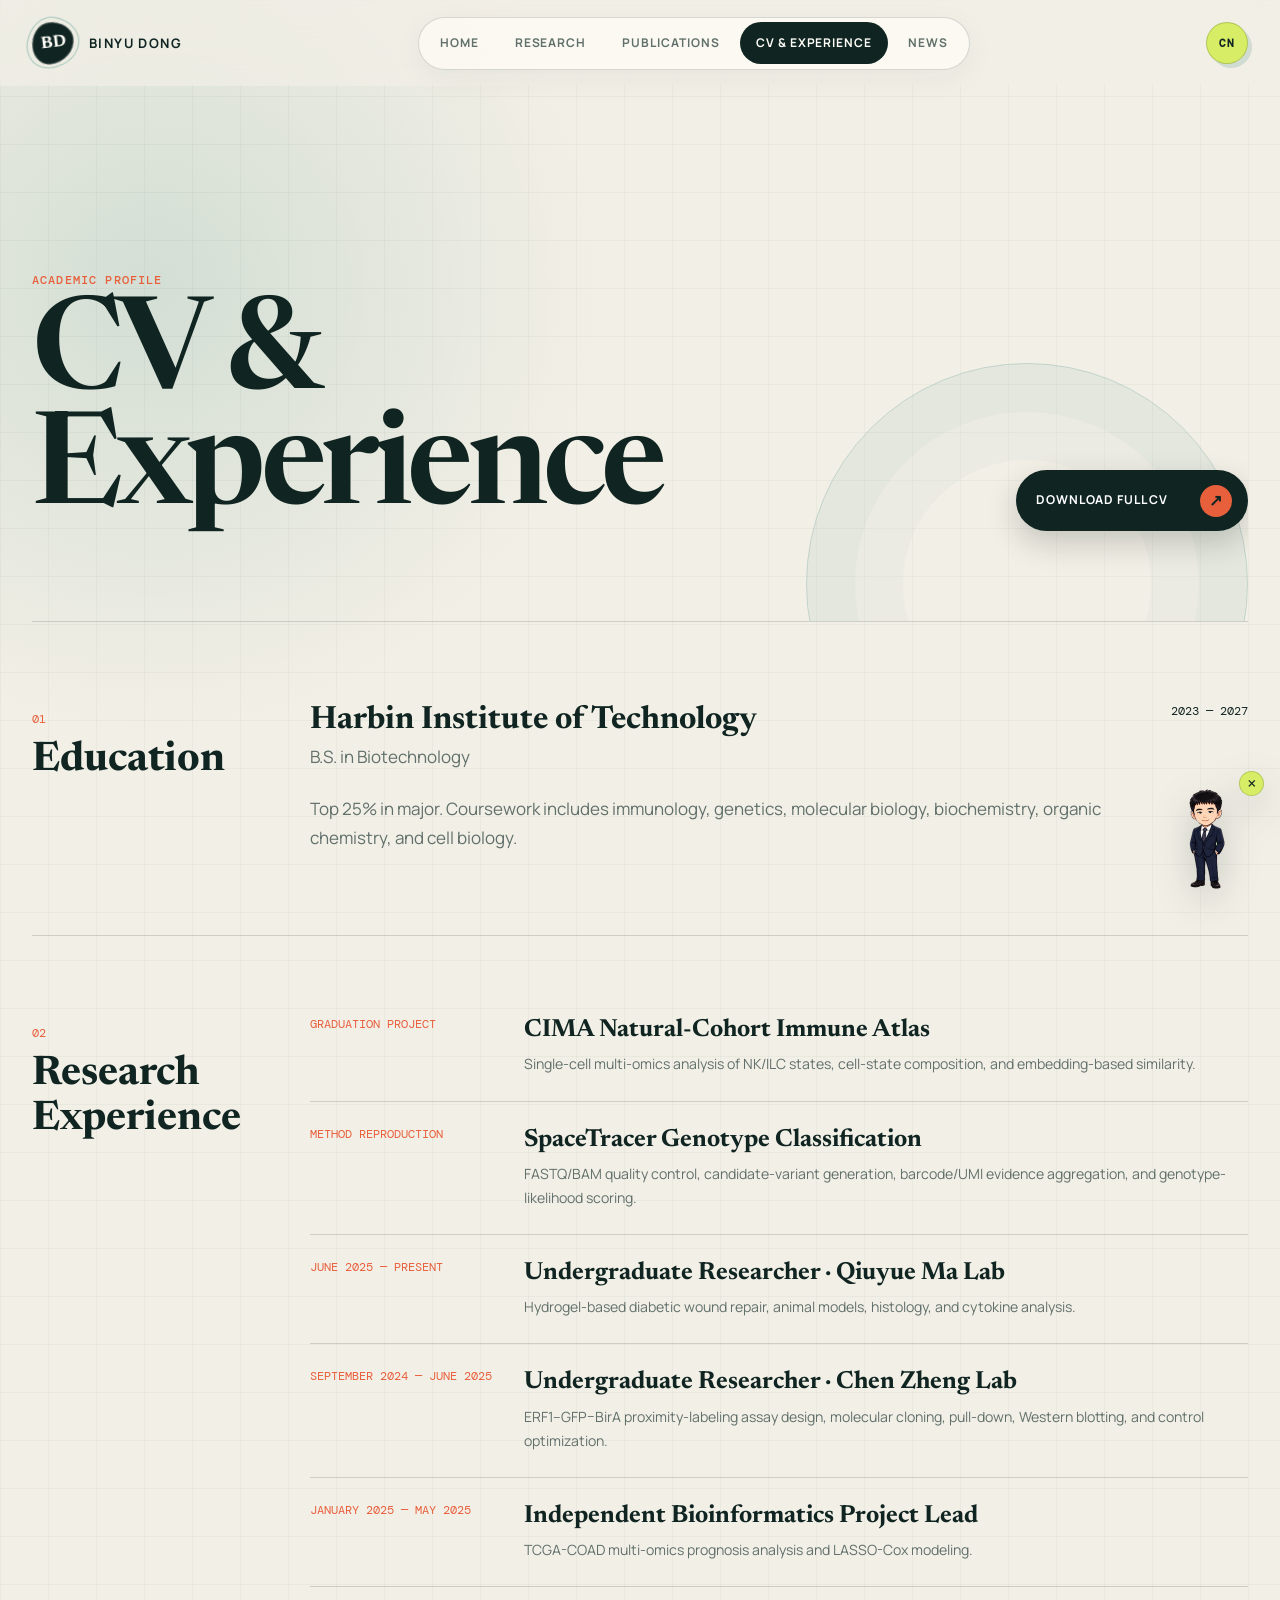
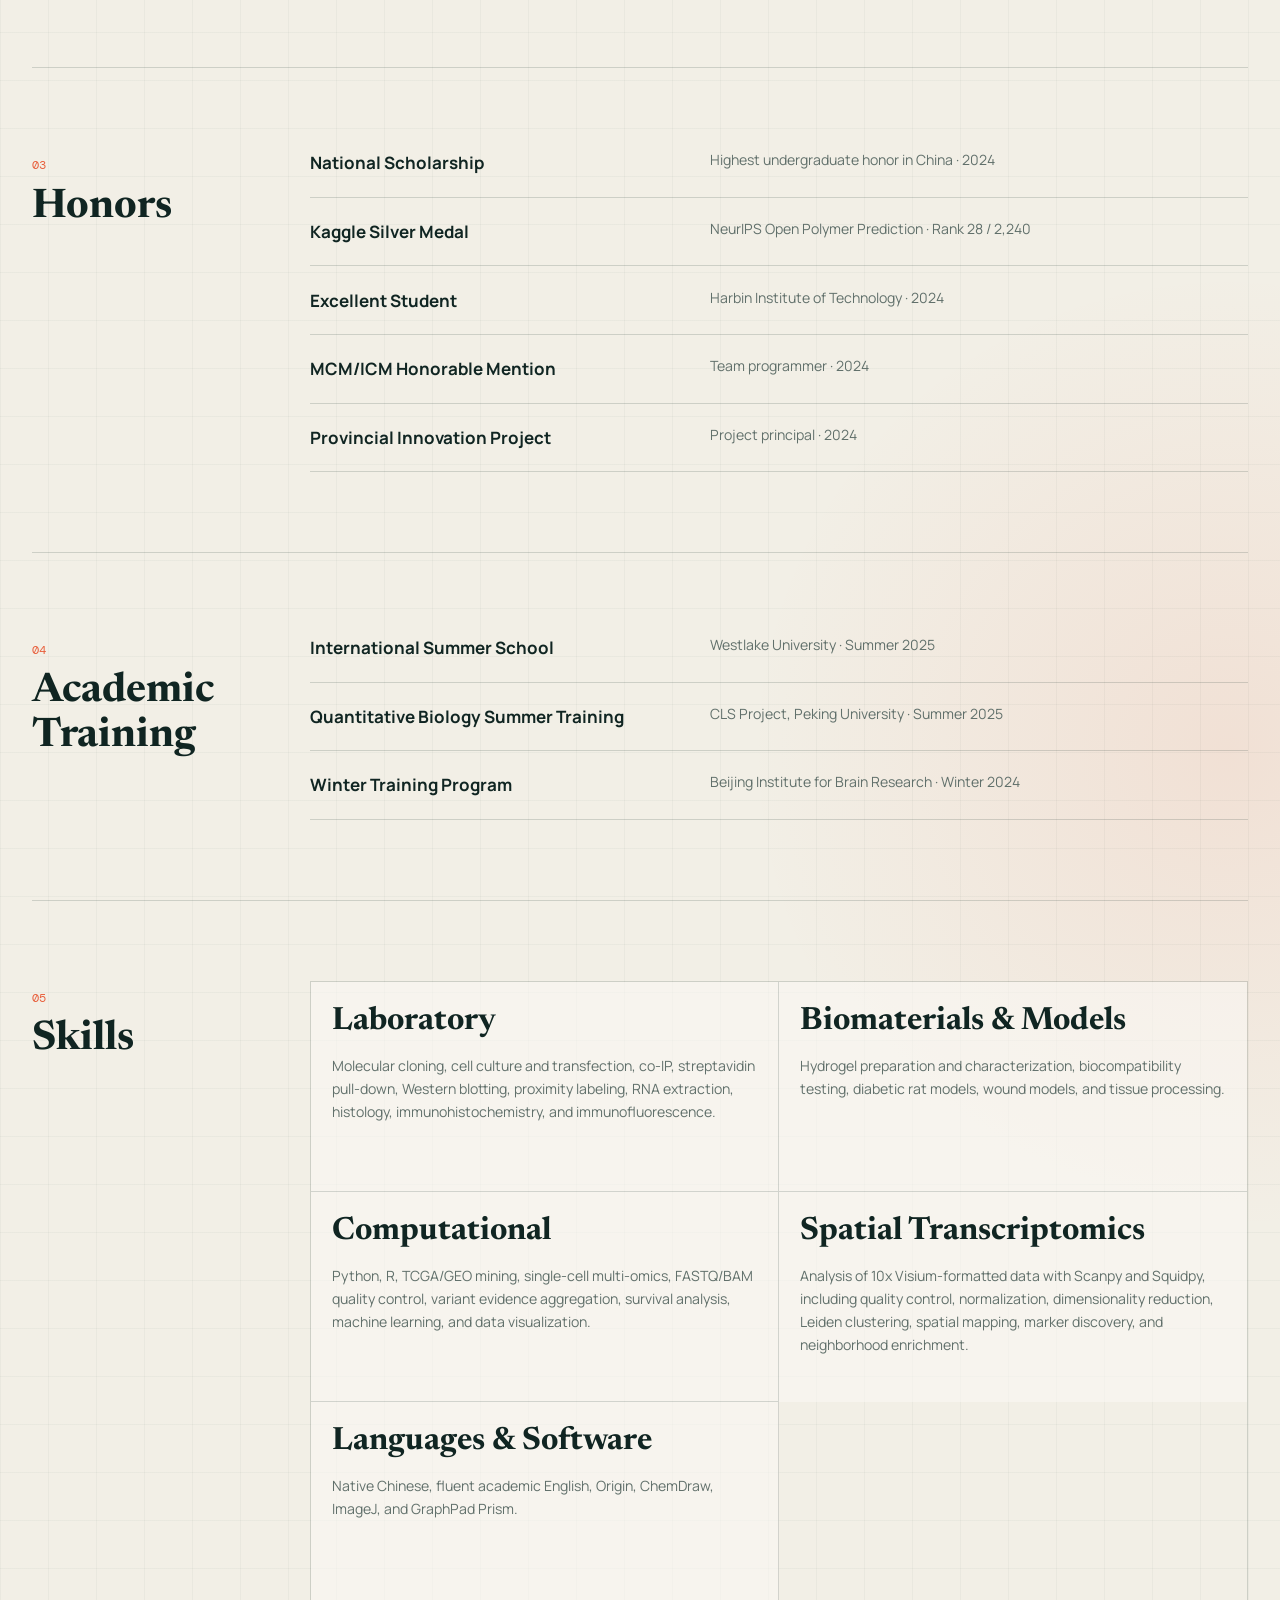
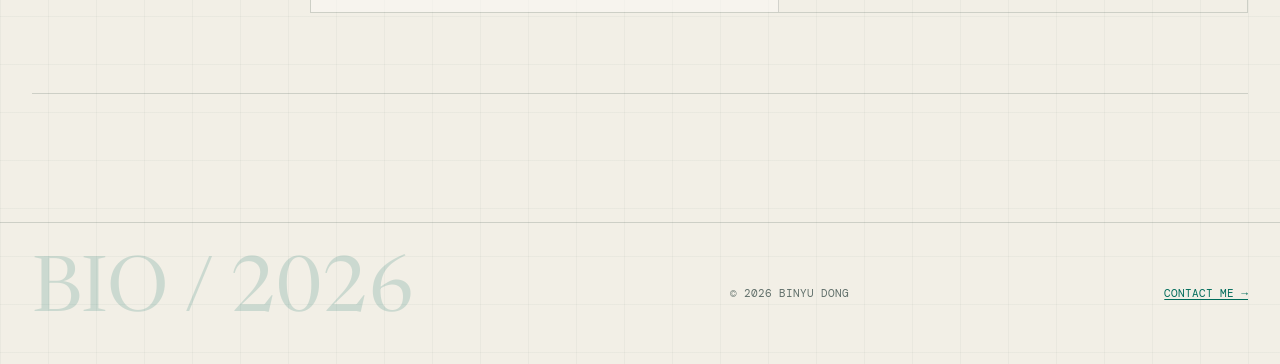
<file: resume.html>
<!doctype html>
<html lang="en">
<head>
  <meta charset="utf-8"><meta name="viewport" content="width=device-width, initial-scale=1">
  <title>CV & Experience | Binyu Dong</title>
  <meta name="description" content="Education, honors, skills, and academic experience of Binyu Dong.">
  <link rel="preconnect" href="https://fonts.googleapis.com"><link rel="preconnect" href="https://fonts.gstatic.com" crossorigin>
  <link href="https://fonts.googleapis.com/css2?family=DM+Mono:wght@300;400;500&family=Manrope:wght@400;500;600;700&family=Newsreader:opsz,wght@6..72,500;6..72,600&display=swap" rel="stylesheet">
  <link rel="stylesheet" href="static/css/design.css"><link rel="icon" type="image/svg+xml" href="static/picture/icon.svg">
</head>
<body>
  <a class="skip-link" href="#content">Skip to content</a>
  <header class="site-header"><nav class="site-nav" aria-label="Main navigation"><a class="site-brand" href="index.html"><span class="brand-mark">BD</span><span>Binyu Dong</span></a><div class="nav-links"><a href="index.html">Home</a><a href="research.html">Research</a><a href="publications.html">Publications</a><a class="active" href="resume.html">CV & Experience</a><a href="news.html">News</a></div></nav></header>
  <main id="content" class="content-shell">
    <header class="page-hero resume-hero"><div><p class="section-kicker">Academic profile</p><h1>CV &<br>Experience</h1></div><a class="primary-button" href="static/files/Binyu_Dong_CV.pdf">Download full CV <span>↗</span></a></header>

    <section class="resume-section"><div class="resume-label"><span>01</span><h2>Education</h2></div><div class="resume-content"><article class="resume-item"><div><h3>Harbin Institute of Technology</h3><p>B.S. in Biotechnology</p></div><time>2023 — 2027</time><p>Top 25% in major. Coursework includes immunology, genetics, molecular biology, biochemistry, organic chemistry, and cell biology.</p></article></div></section>

    <section class="resume-section"><div class="resume-label"><span>02</span><h2>Research Experience</h2></div><div class="resume-content timeline"><article><time>Graduation Project</time><div><h3>CIMA Natural-Cohort Immune Atlas</h3><p>Single-cell multi-omics analysis of NK/ILC states, cell-state composition, and embedding-based similarity.</p></div></article><article><time>Method Reproduction</time><div><h3>SpaceTracer Genotype Classification</h3><p>FASTQ/BAM quality control, candidate-variant generation, barcode/UMI evidence aggregation, and genotype-likelihood scoring.</p></div></article><article><time>June 2025 — Present</time><div><h3>Undergraduate Researcher · Qiuyue Ma Lab</h3><p>Hydrogel-based diabetic wound repair, animal models, histology, and cytokine analysis.</p></div></article><article><time>September 2024 — June 2025</time><div><h3>Undergraduate Researcher · Chen Zheng Lab</h3><p>ERF1–GFP–BirA proximity-labeling assay design, molecular cloning, pull-down, Western blotting, and control optimization.</p></div></article><article><time>January 2025 — May 2025</time><div><h3>Independent Bioinformatics Project Lead</h3><p>TCGA-COAD multi-omics prognosis analysis and LASSO-Cox modeling.</p></div></article></div></section>

    <section class="resume-section"><div class="resume-label"><span>03</span><h2>Honors</h2></div><div class="resume-content compact-list"><article><strong>National Scholarship</strong><span>Highest undergraduate honor in China · 2024</span></article><article><strong>Kaggle Silver Medal</strong><span>NeurIPS Open Polymer Prediction · Rank 28 / 2,240</span></article><article><strong>Excellent Student</strong><span>Harbin Institute of Technology · 2024</span></article><article><strong>MCM/ICM Honorable Mention</strong><span>Team programmer · 2024</span></article><article><strong>Provincial Innovation Project</strong><span>Project principal · 2024</span></article></div></section>

    <section class="resume-section"><div class="resume-label"><span>04</span><h2>Academic Training</h2></div><div class="resume-content compact-list"><article><strong>International Summer School</strong><span>Westlake University · Summer 2025</span></article><article><strong>Quantitative Biology Summer Training</strong><span>CLS Project, Peking University · Summer 2025</span></article><article><strong>Winter Training Program</strong><span>Beijing Institute for Brain Research · Winter 2024</span></article></div></section>

    <section class="resume-section"><div class="resume-label"><span>05</span><h2>Skills</h2></div><div class="resume-content skill-grid"><article><h3>Laboratory</h3><p>Molecular cloning, cell culture and transfection, co-IP, streptavidin pull-down, Western blotting, proximity labeling, RNA extraction, histology, immunohistochemistry, and immunofluorescence.</p></article><article><h3>Biomaterials & Models</h3><p>Hydrogel preparation and characterization, biocompatibility testing, diabetic rat models, wound models, and tissue processing.</p></article><article><h3>Computational</h3><p>Python, R, TCGA/GEO mining, single-cell multi-omics, FASTQ/BAM quality control, variant evidence aggregation, survival analysis, machine learning, and data visualization.</p></article><article><h3>Spatial Transcriptomics</h3><p>Analysis of 10x Visium-formatted data with Scanpy and Squidpy, including quality control, normalization, dimensionality reduction, Leiden clustering, spatial mapping, marker discovery, and neighborhood enrichment.</p></article><article><h3>Languages & Software</h3><p>Native Chinese, fluent academic English, Origin, ChemDraw, ImageJ, and GraphPad Prism.</p></article></div></section>
  </main>
  <footer class="site-footer"><span>© 2026 Binyu Dong</span><a href="mailto:binyudong@foxmail.com">Contact me →</a></footer>
  <button id="back-to-top" type="button" aria-label="Back to top">↑ Top</button><script src="static/js/i18n.js"></script><script src="static/js/design.js"></script>
</body>
</html>
</file>
<file: static/css/design.css>
:root {
  --paper: #f4f0e8; --bright: #fbfaf6; --ink: #17211f; --muted: #68736e;
  --line: #d7d5ca; --teal: #0a675c; --dark-teal: #07473f; --coral: #db6849;
  --display: "Newsreader", Georgia, serif; --sans: "Manrope", sans-serif; --mono: "DM Mono", monospace;
  --shadow: 0 22px 60px rgba(23,33,31,.11);
}
* { box-sizing: border-box; }
html { overflow-x: hidden; scroll-behavior: smooth; background: var(--paper); }
body { overflow-x: hidden; margin: 0; color: var(--ink); background: radial-gradient(circle at 8% 3%,rgba(10,103,92,.1),transparent 25rem),radial-gradient(circle at 95% 72%,rgba(219,104,73,.08),transparent 28rem),var(--paper); font-family: var(--sans); font-size: 17px; line-height: 1.72; }
body::before { position: fixed; inset: 0; z-index: -1; opacity: .32; content: ""; pointer-events: none; background-image: url("data:image/svg+xml,%3Csvg viewBox='0 0 160 160' xmlns='http://www.w3.org/2000/svg'%3E%3Cfilter id='n'%3E%3CfeTurbulence type='fractalNoise' baseFrequency='.8' numOctaves='3' stitchTiles='stitch'/%3E%3C/filter%3E%3Crect width='100%25' height='100%25' filter='url(%23n)' opacity='.08'/%3E%3C/svg%3E"); }
::selection { color: var(--bright); background: var(--teal); }
a { color: var(--teal); text-underline-offset: .2em; }
img { display: block; max-width: 100%; }
.skip-link { position: fixed; top: -5rem; left: 1rem; z-index: 100; padding: .7rem 1rem; color: white; background: var(--ink); }
.skip-link:focus { top: 0; }

.site-header { position: sticky; top: 0; z-index: 20; background: rgba(244,240,232,.88); border-bottom: 1px solid rgba(23,33,31,.1); backdrop-filter: blur(16px); }
.site-nav { display: flex; max-width: 1320px; min-height: 72px; margin: auto; padding: 0 32px; align-items: center; justify-content: space-between; }
.site-brand { display: flex; gap: .75rem; align-items: center; color: var(--ink); font-size: .82rem; font-weight: 700; letter-spacing: .07em; text-decoration: none; text-transform: uppercase; }
.brand-mark { display: grid; width: 2.25rem; height: 2.25rem; place-items: center; color: var(--bright); background: var(--teal); border-radius: 50%; font-family: var(--display); font-size: 1.05rem; letter-spacing: 0; }
.nav-links { display: flex; gap: 2rem; }
.nav-links a { position: relative; padding: 1.35rem 0; color: var(--muted); font-size: .75rem; font-weight: 700; letter-spacing: .08em; text-decoration: none; text-transform: uppercase; }
.nav-links a::after { position: absolute; right: 0; bottom: 0; left: 0; height: 2px; background: var(--coral); content: ""; transform: scaleX(0); transition: transform 180ms ease; }
.nav-links a:hover,.nav-links a.active { color: var(--ink); }
.nav-links a.active::after,.nav-links a:hover::after { transform: scaleX(1); }

.home-shell { display: grid; grid-template-columns: 290px minmax(0,1fr); gap: 5rem; max-width: 1320px; margin: auto; padding: 5rem 32px 8rem; }
.profile-card { position: sticky; top: 6.8rem; align-self: start; overflow: hidden; padding: .85rem 1rem 1.4rem; background: var(--bright); border: 1px solid rgba(23,33,31,.1); border-radius: 10rem 10rem 1.2rem 1.2rem; box-shadow: var(--shadow); }
.profile-card::after { position: absolute; right: -2rem; bottom: -2rem; width: 7rem; height: 7rem; background: repeating-radial-gradient(circle,var(--coral) 0 1px,transparent 1px 7px); content: ""; opacity: .25; }
.profile-card img { width: 100%; aspect-ratio: 1/1.18; object-fit: cover; object-position: center 19%; border-radius: 10rem 10rem .8rem .8rem; }
.profile-card > div { padding: .8rem .3rem 0; }
.profile-card h2 { margin: 0 0 1rem; font-family: var(--display); font-size: 2rem; line-height: 1.12; }
.profile-card h2 span { color: var(--muted); font-size: 1.25rem; }
.eyebrow,.section-kicker { margin: 0 0 .7rem; color: var(--coral); font-family: var(--mono); font-size: .72rem; font-weight: 500; letter-spacing: .1em; line-height: 1.5; text-transform: uppercase; }
.profile-quote { padding-top: 1rem; color: var(--dark-teal); border-top: 1px solid var(--line); font-family: var(--display); font-size: 1.18rem; line-height: 1.5; }
.profile-details { position: relative; z-index: 1; margin: 1.2rem 0 0; padding: 0; list-style: none; color: var(--muted); font-size: .78rem; line-height: 1.6; }
.profile-details li { margin: .45rem 0; }
.profile-details a { color: var(--ink); text-decoration: none; }

.hero { min-height: 590px; padding-top: 1.2rem; }
.hero h1,.page-hero h1 { margin: 0; font-family: var(--display); font-size: clamp(5rem,9vw,8rem); font-weight: 600; letter-spacing: -.045em; line-height: .9; }
.hero h1 em { color: var(--teal); font-weight: 500; }
.hero-lead { max-width: 760px; margin: 3rem 0 2rem; font-family: var(--display); font-size: 1.7rem; line-height: 1.48; }
.hero-actions { display: flex; gap: 1.5rem; align-items: center; }
.primary-button { display: inline-flex; gap: 2rem; align-items: center; justify-content: space-between; padding: .9rem 1rem .9rem 1.3rem; color: white; background: var(--ink); border-radius: 3rem; font-size: .76rem; font-weight: 700; letter-spacing: .07em; text-decoration: none; text-transform: uppercase; box-shadow: 0 12px 30px rgba(23,33,31,.2); }
.primary-button span { display: grid; width: 2rem; height: 2rem; place-items: center; color: var(--ink); background: var(--coral); border-radius: 50%; font-size: 1rem; }
.primary-button:hover { background: var(--teal); }
.text-button { color: var(--ink); font-size: .76rem; font-weight: 700; letter-spacing: .07em; text-transform: uppercase; }
.stat-strip { display: grid; grid-template-columns: repeat(3,1fr); margin: 0 0 7rem; border-block: 1px solid var(--line); }
.stat-strip div { padding: 1.5rem 1rem; border-right: 1px solid var(--line); }
.stat-strip div:last-child { border: 0; }
.stat-strip strong,.stat-strip span { display: block; }
.stat-strip strong { color: var(--teal); font-family: var(--display); font-size: 2rem; }
.stat-strip span { color: var(--muted); font-family: var(--mono); font-size: .7rem; line-height: 1.45; text-transform: uppercase; }
.home-section { margin-bottom: 7rem; }
.section-heading { display: flex; margin-bottom: 2rem; align-items: end; justify-content: space-between; }
.section-heading h2 { margin: 0; font-family: var(--display); font-size: 3.7rem; line-height: 1.08; }
.section-heading > a { color: var(--ink); font-family: var(--mono); font-size: .72rem; text-transform: uppercase; }
.interest-grid { display: grid; grid-template-columns: repeat(3,1fr); gap: 1rem; }
.interest-card { min-height: 260px; padding: 1.4rem; background: rgba(251,250,246,.55); border: 1px solid var(--line); border-radius: 1rem; transition: transform 180ms ease,background 180ms ease; }
.interest-card:hover { background: var(--bright); transform: translateY(-5px); }
.interest-card span { color: var(--coral); font-family: var(--mono); font-size: .72rem; }
.interest-card h3 { margin: 4rem 0 .8rem; font-family: var(--display); font-size: 1.9rem; line-height: 1.1; }
.interest-card p { margin: 0; color: var(--muted); font-size: .88rem; line-height: 1.65; }
.feature-grid { display: grid; grid-template-columns: 1.5fr 1fr; gap: 1rem; }
.feature-card { overflow: hidden; color: var(--ink); background: var(--bright); border: 1px solid var(--line); border-radius: 1rem; text-decoration: none; box-shadow: var(--shadow); }
.feature-card img { width: 100%; height: 220px; object-fit: cover; }
.feature-main img { height: 300px; }
.feature-card div { padding: 1.3rem; }
.feature-card span { color: var(--coral); font-family: var(--mono); font-size: .7rem; text-transform: uppercase; }
.feature-card h3 { margin: .5rem 0; font-family: var(--display); font-size: 1.9rem; line-height: 1.15; }
.feature-card p { margin: 0; color: var(--muted); font-size: .85rem; }
.news-preview-card { display: grid; grid-template-columns: 120px 1fr auto; gap: 1.5rem; padding: 1.5rem 0; align-items: center; color: var(--ink); border-block: 1px solid var(--line); text-decoration: none; }
.news-preview-card time { font-family: var(--mono); font-size: .72rem; }
.news-preview-card h3,.news-preview-card p { margin: 0; }
.news-preview-card h3 { font-family: var(--display); font-size: 1.75rem; line-height: 1.2; }
.news-preview-card p { color: var(--muted); font-size: .85rem; }

.content-shell { max-width: 1220px; margin: auto; padding: 6rem 32px 8rem; }
.page-hero { display: grid; min-height: 330px; padding: 3rem 0; align-content: center; border-bottom: 1px solid var(--line); }
.page-hero h1 { font-size: clamp(5rem,11vw,8.5rem); line-height: .9; }
.page-hero > p:last-child { max-width: 650px; margin: 2rem 0 0 auto; color: var(--muted); font-family: var(--display); font-size: 1.55rem; line-height: 1.5; }
.project { display: grid; grid-template-columns: 210px minmax(0,1fr); gap: 3.5rem; padding: 4.5rem 0; border-bottom: 1px solid var(--line); scroll-margin-top: 80px; }
.project-meta { color: var(--muted); font-family: var(--mono); font-size: 1rem; line-height: 1.65; text-transform: uppercase; }
.project-meta span { display: grid; width: 2.55rem; height: 2.55rem; margin-bottom: 1.15rem; place-items: center; color: white; background: var(--teal); border-radius: 50%; font-size: .82rem; }
.project-meta p { margin: 0 0 .75rem; }
.project-meta strong { color: var(--coral); font-size: .9em; letter-spacing: .02em; }
.project-body h2,.news-entry h2 { margin: 0 0 .8rem; font-family: var(--display); font-size: clamp(2.7rem,5vw,4.4rem); letter-spacing: -.035em; line-height: 1.05; }
.project-role { color: var(--teal); font-family: var(--mono); font-size: .75rem; line-height: 1.55; text-transform: uppercase; }
.project-body > p:not(.project-role),.project-body ul { max-width: 700px; }
.project-body li::marker { color: var(--coral); }
.project-facts { display: grid; grid-template-columns: repeat(2,minmax(0,1fr)); gap: 0; max-width: 820px; margin: 1.5rem 0 0; border: 1px solid var(--line); border-radius: 1rem; overflow: hidden; }
.project-facts p { min-height: 125px; margin: 0; padding: 1.2rem; color: var(--muted); border-right: 1px solid var(--line); border-bottom: 1px solid var(--line); font-size: .9rem; line-height: 1.6; }
.project-facts p:nth-child(2n) { border-right: 0; }
.project-facts p:nth-last-child(-n+2) { border-bottom: 0; }
.project-facts b { display: block; margin-bottom: .45rem; color: var(--coral); font-family: var(--mono); font-size: .68rem; letter-spacing: .07em; text-transform: uppercase; }
.evidence-links { display: flex; gap: .7rem; flex-wrap: wrap; margin-top: 1.25rem; }
.evidence-links a { padding: .55rem .9rem; color: var(--dark-teal); background: rgba(251,250,246,.7); border: 1px solid var(--line); border-radius: 2rem; font-family: var(--mono); font-size: .68rem; text-decoration: none; text-transform: uppercase; }
.evidence-links a:hover { color: white; background: var(--teal); border-color: var(--teal); }
.project-body figure { margin: 2.5rem 0 0; padding: .6rem; background: var(--bright); border: 1px solid var(--line); border-radius: 1rem; box-shadow: var(--shadow); }
.project-body figure img { width: 100%; border-radius: .6rem; }
.project-body figcaption { padding: .8rem .5rem .3rem; color: var(--muted); font-family: var(--mono); font-size: .72rem; line-height: 1.5; }
.resume-hero { grid-template-columns: 1fr auto; align-items: end; }
.resume-hero h1 { font-size: clamp(5rem,10vw,8rem); line-height: .9; }
.resume-section { display: grid; grid-template-columns: 230px 1fr; gap: 3rem; padding: 5rem 0; border-bottom: 1px solid var(--line); }
.resume-label span { color: var(--coral); font-family: var(--mono); font-size: .72rem; }
.resume-label h2 { margin: .5rem 0; font-family: var(--display); font-size: 2.55rem; line-height: 1.1; }
.resume-item { display: grid; grid-template-columns: 1fr auto; gap: 1rem; }
.resume-item h3,.skill-grid h3 { margin: 0; font-family: var(--display); font-size: 2rem; line-height: 1.15; }
.resume-item p { margin: .2rem 0; color: var(--muted); }
.resume-item time { font-family: var(--mono); font-size: .72rem; }
.timeline article { display: grid; grid-template-columns: 190px 1fr; gap: 1.5rem; padding: 1.5rem 0; border-bottom: 1px solid var(--line); }
.timeline article:first-child { padding-top: 0; }
.timeline time { color: var(--coral); font-family: var(--mono); font-size: .72rem; line-height: 1.55; text-transform: uppercase; }
.timeline h3,.timeline p { margin: 0; }
.timeline h3 { font-family: var(--display); font-size: 1.55rem; line-height: 1.2; }
.timeline p { margin-top: .4rem; color: var(--muted); font-size: .88rem; }
.compact-list article { display: grid; grid-template-columns: 1fr 1.4fr; gap: 1rem; padding: 1.2rem 0; border-bottom: 1px solid var(--line); }
.compact-list article:first-child { padding-top: 0; }
.compact-list span { color: var(--muted); font-size: .88rem; }
.skill-grid { display: grid; grid-template-columns: repeat(2,1fr); gap: 1rem; }
.skill-grid article { padding: 1.3rem; background: rgba(251,250,246,.55); border: 1px solid var(--line); border-radius: 1rem; }
.skill-grid p { margin-bottom: 0; color: var(--muted); font-size: .88rem; line-height: 1.65; }
.news-entry { display: grid; grid-template-columns: 180px 1fr; gap: 3rem; padding: 6rem 0; border-bottom: 1px solid var(--line); scroll-margin-top: 80px; }
.news-date time,.news-date span { display: block; font-family: var(--mono); font-size: .72rem; line-height: 1.55; text-transform: uppercase; }
.news-date span { margin-top: .5rem; color: var(--coral); }
.news-entry article > p { max-width: 760px; color: var(--muted); font-size: 1.05rem; }
.news-actions { display: flex; gap: .75rem; flex-wrap: wrap; margin-top: 1.4rem; }
.news-link { display: inline-flex; align-items: center; min-height: 44px; padding: .7rem 1rem; color: var(--bright); background: var(--ink); border: 1px solid var(--ink); border-radius: .25rem; font-family: var(--mono); font-size: .68rem; font-weight: 500; letter-spacing: .04em; text-decoration: none; text-transform: uppercase; transition: color 160ms ease, background 160ms ease, transform 160ms ease; }
.news-link:hover { color: var(--ink); background: var(--acid); border-color: var(--acid); transform: translateY(-2px); }
.news-images { display: grid; grid-template-columns: repeat(2,1fr); gap: 1rem; margin-top: 2rem; }
.news-images img { width: 100%; height: 300px; object-fit: cover; background: var(--bright); border: 1px solid var(--line); border-radius: 1rem; box-shadow: var(--shadow); }
.logo-images img { padding: 2rem; object-fit: contain; }
.news-main-figure { max-width: 940px; margin: 2.5rem 0 0; }
.news-main-figure img { width: 100%; background: var(--bright); border: 1px solid var(--line); border-radius: 1rem; box-shadow: var(--shadow); }
.news-main-figure figcaption { margin-top: .8rem; color: var(--muted); font-family: var(--mono); font-size: .72rem; line-height: 1.55; }
.certificate-figure { position: relative; max-width: 940px; aspect-ratio: 1.398/1; margin: 2.5rem 0 0; overflow: hidden; background: var(--bright); border: 1px solid var(--line); border-radius: 1rem; box-shadow: var(--shadow); }
.certificate-figure img { position: absolute; top: 50%; left: 50%; width: auto; max-width: none; height: 140%; transform: translate(-50%,-50%) rotate(-90deg); }
.certificate-figure figcaption { position: absolute; right: .75rem; bottom: .75rem; padding: .5rem .7rem; color: var(--bright); background: rgba(16,37,34,.9); border-radius: .25rem; font-family: var(--mono); font-size: .65rem; letter-spacing: .04em; }
.publication-list { padding: 4.5rem 0 1rem; }
.publication-card { display: grid; grid-template-columns: 150px minmax(0,1fr); gap: 3rem; padding: 2rem 0 3rem; border-bottom: 1px solid var(--line); }
.publication-year { color: var(--coral); font-family: var(--mono); font-size: .78rem; letter-spacing: .08em; line-height: 1.5; text-transform: uppercase; }
.publication-type { display: inline-flex; width: fit-content; margin: 0 0 1rem; padding: .45rem .75rem; color: var(--dark-teal); background: rgba(10,103,92,.09); border: 1px solid rgba(10,103,92,.18); border-radius: 2rem; font-family: var(--mono); font-size: .66rem; letter-spacing: .06em; text-transform: uppercase; }
.publication-body h2,.paper-citation h2 { max-width: 930px; margin: 0 0 1rem; font-family: var(--display); font-size: clamp(2.2rem,4.8vw,4.2rem); letter-spacing: -.035em; line-height: 1.06; }
.publication-body h2 a { color: var(--ink); text-decoration-thickness: 1px; text-underline-offset: .16em; }
.publication-authors,.publication-summary,.publication-note { max-width: 790px; color: var(--muted); }
.publication-authors { margin-top: 0; color: var(--ink); }
.publication-summary { font-size: 1.04rem; }
.paper-actions { display: flex; gap: .75rem; flex-wrap: wrap; margin-top: 1.5rem; }
.paper-actions a { display: inline-flex; align-items: center; min-height: 2.35rem; padding: .52rem .9rem; color: var(--dark-teal); background: rgba(251,250,246,.72); border: 1px solid var(--line); border-radius: 2rem; font-family: var(--mono); font-size: .68rem; letter-spacing: .04em; text-decoration: none; text-transform: uppercase; }
.paper-actions a:hover { color: white; background: var(--teal); border-color: var(--teal); }
.publication-hero .paper-actions { margin-top: 2rem; }
.publication-section { padding: 4.5rem 0; border-bottom: 1px solid var(--line); scroll-margin-top: 80px; }
.paper-citation p { max-width: 850px; }
.key-points { display: grid; grid-template-columns: repeat(3,1fr); gap: 1rem; }
.key-points article { padding: 1.3rem; background: rgba(251,250,246,.58); border: 1px solid var(--line); border-radius: 1rem; }
.key-points span { color: var(--coral); font-family: var(--mono); font-size: .72rem; }
.key-points h3 { margin: 2.5rem 0 .8rem; font-family: var(--display); font-size: 1.8rem; line-height: 1.12; }
.key-points p { margin: 0; color: var(--muted); font-size: .9rem; line-height: 1.65; }
.figure-showcase figure { margin: 0; padding: .65rem; background: var(--bright); border: 1px solid var(--line); border-radius: 1rem; box-shadow: var(--shadow); }
.figure-showcase img { width: 100%; border-radius: .6rem; }
.figure-showcase figcaption { padding: .8rem .35rem .25rem; color: var(--muted); font-family: var(--mono); font-size: .72rem; line-height: 1.55; }
.abstract-panel { max-width: 980px; }
.abstract-panel p:last-child { color: var(--muted); font-family: var(--display); font-size: 1.45rem; line-height: 1.55; }
.site-footer { display: flex; max-width: 1320px; margin: auto; padding: 2rem 32px; justify-content: space-between; color: var(--muted); border-top: 1px solid var(--line); font-family: var(--mono); font-size: .7rem; text-transform: uppercase; }
#back-to-top { position: fixed; right: 1.5rem; bottom: 1.5rem; z-index: 30; display: none; padding: .7rem 1rem; color: white; background: var(--teal); border: 0; border-radius: 3rem; box-shadow: 0 10px 30px rgba(7,71,63,.28); font-family: var(--mono); font-size: .72rem; cursor: pointer; }
.reveal { opacity: 0; transform: translateY(16px); transition: opacity 600ms ease,transform 600ms ease; }
.reveal.in-view { opacity: 1; transform: none; }

@media (max-width: 850px) {
  .site-nav { padding-inline: 20px; }
  .nav-links { gap: 1.2rem; overflow-x: auto; }
  .nav-links a { white-space: nowrap; }
  .home-shell { grid-template-columns: 1fr; gap: 3rem; padding-top: 2rem; }
  .profile-card { position: static; display: grid; grid-template-columns: 140px 1fr; gap: 1rem; border-radius: 1rem; }
  .profile-card::after { display: none; }
  .profile-card img { height: 170px; border-radius: .8rem; }
  .hero { min-height: auto; padding: 2rem 0 5rem; }
  .interest-grid { grid-template-columns: 1fr; }
  .interest-card { min-height: auto; }
  .interest-card h3 { margin-top: 2rem; }
  .project,.resume-section,.news-entry { grid-template-columns: 1fr; gap: 1.5rem; }
  .publication-card { grid-template-columns: 1fr; gap: 1rem; }
  .key-points { grid-template-columns: 1fr; }
  .resume-hero { grid-template-columns: 1fr; gap: 2rem; }
}
@media (max-width: 600px) {
  body { font-size: 16px; line-height: 1.68; }
  .site-nav { display: block; padding: .7rem 1rem 0; }
  .site-brand { margin-bottom: .3rem; }
  .nav-links { gap: 1.3rem; }
  .nav-links a { padding: .65rem 0 .8rem; font-size: .68rem; letter-spacing: .06em; }
  .home-shell,.content-shell { padding-inline: 1rem; }
  .profile-card { grid-template-columns: 95px 1fr; }
  .profile-card img { height: 120px; }
  .profile-card .profile-quote,.profile-card .profile-details { display: none; }
  .hero h1 { font-size: clamp(3rem,14.5vw,3.4rem); line-height: 1; letter-spacing: -.04em; }
  .hero-lead { font-size: 1.35rem; line-height: 1.52; }
  .hero-actions { align-items: start; flex-direction: column; }
  .stat-strip { margin-bottom: 5rem; }
  .stat-strip div { padding: 1rem .4rem; }
  .stat-strip strong { font-size: 1.5rem; line-height: 1.15; }
  .stat-strip span { font-size: .62rem; }
  .feature-grid,.news-images,.skill-grid { grid-template-columns: 1fr; }
  .feature-main img,.feature-card img { height: 210px; }
  .section-heading { gap: 1rem; align-items: start; flex-direction: column; }
  .section-heading h2 { font-size: 2.8rem; line-height: 1.08; }
  .news-preview-card { grid-template-columns: 1fr auto; }
  .news-preview-card time { grid-column: 1/-1; }
  .page-hero { min-height: 260px; padding: 2.5rem 0; }
  .page-hero h1 { font-size: 4rem; line-height: .95; }
  .page-hero > p:last-child { margin-left: 0; font-size: 1.2rem; line-height: 1.5; }
  .project,.resume-section,.news-entry { padding: 3.25rem 0; }
  .publication-section,.publication-list { padding: 3.25rem 0; }
  .project-body h2,.news-entry h2 { overflow-wrap: anywhere; font-size: 2.45rem; line-height: 1.1; }
  .publication-body h2,.paper-citation h2 { overflow-wrap: anywhere; font-size: 2.4rem; line-height: 1.1; }
  .project-facts { grid-template-columns: 1fr; }
  .project-facts p,.project-facts p:nth-child(2n),.project-facts p:nth-last-child(-n+2) { min-height: auto; border-right: 0; border-bottom: 1px solid var(--line); }
  .project-facts p:last-child { border-bottom: 0; }
  .timeline article { grid-template-columns: 1fr; gap: .5rem; }
  .compact-list article { grid-template-columns: 1fr; }
  .news-images img { height: 230px; }
  .site-footer { gap: 1rem; flex-direction: column; }
}
@media (max-width: 420px) {
  .site-nav { display: grid; grid-template-columns: 1fr; padding: .6rem .75rem 0; }
  .site-brand { margin: 0 0 .4rem; font-size: .75rem; }
  .brand-mark { width: 2rem; height: 2rem; }
  .nav-links { display: grid; grid-template-columns: repeat(2,minmax(0,1fr)); gap: 0; width: 100%; overflow: visible; border-top: 1px solid var(--line); }
  .nav-links a { padding: .6rem .25rem; text-align: center; white-space: normal; }
  .hero h1 { font-size: clamp(2.75rem,14vw,3.2rem); overflow-wrap: anywhere; }
  .stat-strip { grid-template-columns: 1fr; }
  .stat-strip div { border-right: 0; border-bottom: 1px solid var(--line); }
  .stat-strip div:last-child { border-bottom: 0; }
}
@media (prefers-reduced-motion: reduce) { *,*::before,*::after { scroll-behavior: auto !important; transition-duration: .01ms !important; } .reveal { opacity: 1; transform: none; } }

/* 2026 visual refresh — an editorial field notebook for life science */
:root {
  --paper: #f2efe6;
  --bright: #fffdf7;
  --ink: #102522;
  --muted: #61706b;
  --line: rgba(16, 37, 34, .16);
  --teal: #006c5b;
  --dark-teal: #063f36;
  --coral: #e85f3c;
  --acid: #d7ed65;
  --shadow: 0 28px 70px rgba(16, 37, 34, .12), 0 3px 10px rgba(16, 37, 34, .05);
}

html::before {
  position: fixed;
  top: 0;
  left: 0;
  z-index: 80;
  width: var(--scroll-progress, 0%);
  height: 3px;
  background: var(--coral);
  content: "";
  pointer-events: none;
}

body {
  background:
    linear-gradient(rgba(16, 37, 34, .035) 1px, transparent 1px),
    linear-gradient(90deg, rgba(16, 37, 34, .035) 1px, transparent 1px),
    radial-gradient(circle at 12% 8%, rgba(0, 108, 91, .13), transparent 28rem),
    radial-gradient(circle at 96% 66%, rgba(232, 95, 60, .1), transparent 30rem),
    var(--paper);
  background-size: 48px 48px, 48px 48px, auto, auto, auto;
}

.site-header {
  border-bottom: 0;
  background: rgba(242, 239, 230, .72);
  backdrop-filter: blur(22px) saturate(125%);
}

.site-nav { min-height: 86px; }
.site-brand { gap: .9rem; letter-spacing: .11em; }
.brand-mark {
  position: relative;
  width: 2.65rem;
  height: 2.65rem;
  background: var(--ink);
  border-radius: 45% 55% 62% 38% / 56% 44% 56% 44%;
  box-shadow: inset 0 0 0 1px rgba(255,255,255,.24);
  transform: rotate(-7deg);
}
.brand-mark::after {
  position: absolute;
  inset: -5px;
  border: 1px solid rgba(0,108,91,.32);
  border-radius: inherit;
  content: "";
  transform: rotate(15deg);
}
.nav-links {
  gap: .25rem;
  padding: .3rem;
  background: rgba(255,253,247,.64);
  border: 1px solid var(--line);
  border-radius: 99px;
  box-shadow: 0 8px 30px rgba(16,37,34,.05);
}
.nav-links a { padding: .65rem 1rem; border-radius: 99px; }
.nav-links a::after { display: none; }
.nav-links a:hover,.nav-links a.active { color: var(--bright); background: var(--ink); }
.language-toggle {
  display: grid;
  flex: 0 0 auto;
  width: 2.65rem;
  height: 2.65rem;
  place-items: center;
  color: var(--ink);
  background: var(--acid);
  border: 1px solid rgba(16,37,34,.2);
  border-radius: 50%;
  box-shadow: 4px 4px 0 rgba(0,108,91,.14);
  font-family: var(--mono);
  font-size: .7rem;
  font-weight: 800;
  letter-spacing: .08em;
  cursor: pointer;
  transition: transform 160ms ease,box-shadow 160ms ease;
}
.language-toggle:hover { transform: translateY(-2px) rotate(-5deg); box-shadow: 6px 7px 0 rgba(0,108,91,.17); }
.language-toggle:focus-visible { outline: 3px solid var(--coral); outline-offset: 3px; }

.home-shell { grid-template-columns: 300px minmax(0,1fr); gap: clamp(3rem,6vw,6.5rem); padding-top: 4.5rem; }
.profile-card {
  overflow: visible;
  padding: .7rem .7rem 1.55rem;
  border-radius: .4rem;
  box-shadow: 12px 16px 0 rgba(0,108,91,.12), var(--shadow);
  transform: rotate(-1.2deg);
}
.profile-card::before {
  position: absolute;
  top: -13px;
  left: 50%;
  z-index: 2;
  width: 78px;
  height: 26px;
  background: rgba(215,237,101,.76);
  content: "";
  transform: translateX(-50%) rotate(2deg);
  clip-path: polygon(3% 8%,100% 0,96% 92%,0 100%);
}
.profile-card::after { right: -1.4rem; bottom: -1.4rem; opacity: .55; }
.profile-card img { height: auto; aspect-ratio: 1; object-position: center 42%; border-radius: .45rem; filter: saturate(.88) contrast(1.04); }
.profile-card h2 { font-size: 2.35rem; letter-spacing: -.03em; }
.profile-details li { padding-left: 1rem; border-left: 2px solid rgba(232,95,60,.35); }

.hero {
  position: relative;
  isolation: isolate;
  min-height: 650px;
  padding-top: 2rem;
}
.hero::before {
  position: absolute;
  top: -3rem;
  right: -3rem;
  z-index: -1;
  width: clamp(220px,32vw,430px);
  aspect-ratio: 1;
  border: 1px solid rgba(0,108,91,.18);
  border-radius: 50%;
  box-shadow: inset 0 0 0 34px rgba(0,108,91,.035), inset 0 0 0 68px rgba(0,108,91,.025);
  content: "";
}
.hero::after {
  position: absolute;
  top: 3rem;
  right: 2rem;
  z-index: -1;
  width: 10px;
  height: 10px;
  background: var(--coral);
  border-radius: 50%;
  box-shadow: 38px 28px 0 var(--acid), -23px 62px 0 var(--teal), 52px 92px 0 rgba(232,95,60,.45);
  content: "";
}
.hero h1,.page-hero h1 { text-wrap: balance; }
.hero h1 { max-width: 900px; font-size: clamp(5.2rem,9.5vw,8.8rem); }
.hero h1 em {
  position: relative;
  display: inline-block;
  color: var(--teal);
}
.hero h1 em::after {
  position: absolute;
  right: 0;
  bottom: -.08em;
  left: 0;
  height: .12em;
  background: var(--acid);
  content: "";
  clip-path: polygon(0 42%,100% 0,98% 68%,3% 100%);
}
.hero-lead { position: relative; padding-left: 1.35rem; border-left: 3px solid var(--coral); }
.primary-button { transition: transform 180ms ease, background 180ms ease, box-shadow 180ms ease; }
.primary-button:hover { box-shadow: 0 16px 34px rgba(0,108,91,.26); transform: translateY(-3px); }
.text-button { text-decoration-color: var(--coral); transition: color 160ms ease; }
.text-button:hover { color: var(--coral); }

.stat-strip { background: rgba(255,253,247,.45); border: 1px solid var(--line); border-radius: .35rem; }
.stat-strip div { position: relative; padding: 1.7rem 1.4rem; }
.stat-strip strong { font-size: 2.35rem; letter-spacing: -.02em; }
.stat-strip div::after { position: absolute; right: .8rem; bottom: .5rem; color: rgba(0,108,91,.13); font-family: var(--display); font-size: 3.5rem; content: "0" counter(stat); }
.stat-strip div:nth-child(1)::after { content: "01"; }
.stat-strip div:nth-child(2)::after { content: "02"; }
.stat-strip div:nth-child(3)::after { content: "03"; }

.section-heading h2 { letter-spacing: -.035em; }
.section-heading > a { padding-bottom: .25rem; border-bottom: 1px solid var(--coral); text-decoration: none; }
.interest-grid { gap: 0; border: 1px solid var(--line); }
.interest-card { position: relative; min-height: 310px; border: 0; border-right: 1px solid var(--line); border-radius: 0; }
.interest-card:last-child { border-right: 0; }
.interest-card::after {
  position: absolute;
  right: 1rem;
  bottom: 1rem;
  width: 3.8rem;
  aspect-ratio: 1;
  border: 1px solid rgba(0,108,91,.18);
  border-radius: 50%;
  content: "";
  transition: background 220ms ease, transform 220ms ease;
}
.interest-card:hover { z-index: 1; background: var(--ink); color: var(--bright); transform: translateY(-8px) rotate(.5deg); box-shadow: var(--shadow); }
.interest-card:hover p { color: rgba(255,253,247,.68); }
.interest-card:hover::after { background: var(--acid); transform: scale(.68); }

.feature-grid { gap: 1.4rem; align-items: start; }
.feature-card { border-radius: .35rem; transition: transform 240ms ease, box-shadow 240ms ease; }
.feature-card:hover { box-shadow: 0 34px 80px rgba(16,37,34,.18); transform: translateY(-8px); }
.feature-card img { transition: filter 280ms ease, transform 500ms cubic-bezier(.2,.8,.2,1); }
.feature-card:hover img { filter: saturate(1.08); transform: scale(1.025); }
.feature-card div { position: relative; }
.feature-card div::after { position: absolute; top: 1rem; right: 1rem; color: var(--coral); font-size: 1.25rem; content: "↗"; }
.feature-card h3 { padding-right: 2rem; }
.feature-card:nth-child(2) { margin-top: 4rem; }

.latest-preview { padding: 2.5rem; background: var(--ink); color: var(--bright); border-radius: .35rem; box-shadow: var(--shadow); }
.latest-preview .section-kicker { color: var(--acid); }
.latest-preview .section-heading > a,.latest-preview .news-preview-card { color: var(--bright); }
.latest-preview .section-heading > a { border-color: var(--acid); }
.latest-preview .news-preview-card { border-color: rgba(255,255,255,.18); }
.latest-preview .news-preview-card p { color: rgba(255,253,247,.62); }
.news-preview-card > span { display: grid; width: 2.8rem; height: 2.8rem; place-items: center; background: var(--acid); border-radius: 50%; color: var(--ink); transition: transform 180ms ease; }
.news-preview-card:hover > span { transform: translateX(5px) rotate(-10deg); }

.content-shell { max-width: 1280px; }
.page-hero { position: relative; isolation: isolate; min-height: 440px; overflow: hidden; }
.page-hero::after {
  position: absolute;
  right: 0;
  bottom: -42%;
  z-index: -1;
  width: min(40vw,440px);
  aspect-ratio: 1;
  border: 1px solid rgba(0,108,91,.2);
  border-radius: 50%;
  box-shadow: inset 0 0 0 48px rgba(0,108,91,.035), inset 0 0 0 96px rgba(0,108,91,.025);
  content: "";
}
.page-hero > p:last-child { padding-left: 1.25rem; border-left: 3px solid var(--coral); }
.project,.resume-section,.news-entry,.publication-card,.publication-section { border-color: var(--line); }
.project-meta span { border-radius: .25rem; transform: rotate(-4deg); box-shadow: 5px 5px 0 var(--acid); }
.project-body figure,.news-main-figure img,.figure-showcase figure { border-radius: .35rem; }
.project-body figure { transition: transform 240ms ease; }
.project-body figure:hover { transform: translateY(-5px); }
.project-facts { background: rgba(255,253,247,.52); border-radius: .35rem; }
.project-facts p { transition: background 180ms ease; }
.project-facts p:hover { background: var(--bright); }

.news-entry:first-of-type { padding-top: 4rem; }
.news-date { position: sticky; top: 7.5rem; align-self: start; padding-left: 1rem; border-left: 2px solid var(--coral); }
.news-entry h2 { max-width: 820px; }
.news-images { grid-template-columns: 1.35fr .85fr; gap: 1.25rem; }
.news-images img { height: 390px; border-radius: .35rem; filter: saturate(.92); transition: filter 240ms ease, transform 240ms ease; }
.news-images img:nth-child(2) { margin-top: 3.5rem; }
.news-images img:hover { z-index: 1; filter: saturate(1.08); transform: translateY(-5px); }
.nwafu-gallery { grid-template-columns: minmax(220px,.72fr) minmax(0,1.28fr); align-items: start; }
.nwafu-gallery img { height: auto; }
.nwafu-gallery img:first-child { aspect-ratio: 3/4; object-position: center; }
.nwafu-gallery img:nth-child(2) { aspect-ratio: 16/9; object-position: center; }
.logo-images { grid-template-columns: repeat(2,1fr); }
.logo-images img:nth-child(2) { margin-top: 0; }

.publication-card { padding-block: 3.5rem; }
.publication-year { font-size: 1rem; }
.publication-body h2 a { text-decoration-color: rgba(232,95,60,.42); transition: color 160ms ease; }
.publication-body h2 a:hover { color: var(--teal); }
.publication-type,.paper-actions a,.evidence-links a { border-radius: .25rem; }
.key-points { gap: 0; border: 1px solid var(--line); }
.key-points article { min-height: 300px; border: 0; border-right: 1px solid var(--line); border-radius: 0; }
.key-points article:last-child { border: 0; }

.skill-grid { gap: 0; border: 1px solid var(--line); }
.skill-grid article { min-height: 210px; border: 0; border-right: 1px solid var(--line); border-bottom: 1px solid var(--line); border-radius: 0; }
.skill-grid article:nth-child(2n) { border-right: 0; }
.skill-grid article:nth-last-child(-n+2) { border-bottom: 0; }
.skill-grid article:hover { background: var(--bright); }
.timeline article,.compact-list article { transition: padding 180ms ease, background 180ms ease; }
.timeline article:hover,.compact-list article:hover { padding-inline: .75rem; background: rgba(255,253,247,.55); }

.site-footer { position: relative; min-height: 120px; align-items: center; }
.site-footer::before { color: rgba(0,108,91,.16); font-family: var(--display); font-size: clamp(2.5rem,6vw,5.5rem); line-height: 1; content: "BIO / 2026"; }
#back-to-top { color: var(--ink); background: var(--acid); border: 1px solid rgba(16,37,34,.18); }
.has-companion #back-to-top { bottom: 9.3rem; }

.binyu-companion {
  position: fixed;
  right: 1rem;
  bottom: .55rem;
  z-index: 45;
  width: 126px;
  height: 154px;
  filter: drop-shadow(0 14px 18px rgba(16,37,34,.2));
}
.binyu-pet {
  position: absolute;
  right: 9px;
  bottom: 0;
  width: 96px;
  height: 104px;
  padding: 0;
  overflow: hidden;
  background: transparent;
  border: 0;
  cursor: pointer;
  transform: translate(var(--look-x,0),var(--look-y,0));
  transition: transform 120ms ease;
}
.binyu-pet:hover { transform: translate(var(--look-x,0),calc(var(--look-y,0) - 5px)) scale(1.03); }
.binyu-pet:focus-visible { outline: 3px solid var(--coral); outline-offset: 2px; }
.binyu-pet span {
  display: block;
  width: 96px;
  height: 104px;
  background-image: url("../picture/binyu-mini-spritesheet.webp");
  background-repeat: no-repeat;
  background-size: 768px 1144px;
  image-rendering: auto;
}
.binyu-bubble {
  position: absolute;
  right: 14px;
  bottom: 112px;
  width: max-content;
  max-width: min(260px,70vw);
  padding: .7rem .85rem;
  color: var(--bright);
  background: var(--ink);
  border: 1px solid rgba(255,255,255,.16);
  border-radius: .75rem .75rem .18rem .75rem;
  box-shadow: var(--shadow);
  font-size: .78rem;
  line-height: 1.45;
  opacity: 0;
  pointer-events: none;
  transform: translateY(7px) scale(.96);
  transform-origin: right bottom;
  transition: opacity 180ms ease, transform 180ms ease;
}
.binyu-bubble.is-visible { opacity: 1; transform: none; }
.binyu-close,.binyu-reopen {
  position: absolute;
  display: grid;
  place-items: center;
  color: var(--ink);
  background: var(--acid);
  border: 1px solid rgba(16,37,34,.18);
  border-radius: 50%;
  cursor: pointer;
  font-family: var(--mono);
}
.binyu-close { top: 34px; right: 0; width: 25px; height: 25px; font-size: 1rem; }
.binyu-friends-trigger {
  position: absolute;
  right: 88px;
  bottom: 22px;
  display: flex;
  gap: .55rem;
  align-items: center;
  width: max-content;
  padding: .58rem .72rem .55rem .8rem;
  color: var(--bright);
  background: var(--ink);
  border: 1px solid rgba(255,255,255,.18);
  border-radius: 2rem;
  box-shadow: 0 10px 26px rgba(16,37,34,.22);
  font-family: var(--mono);
  font-size: .68rem;
  font-weight: 700;
  letter-spacing: .08em;
  opacity: 0;
  pointer-events: none;
  transform: translateX(10px);
  transition: opacity 180ms ease,transform 180ms ease;
}
.binyu-friends-trigger span { color: var(--acid); font-size: .9rem; }
.binyu-friends-trigger.is-visible { opacity: 1; pointer-events: auto; transform: none; }
.binyu-friends {
  position: absolute;
  right: 104px;
  bottom: 65px;
  display: grid;
  grid-template-columns: 112px 112px;
  gap: .65rem;
  width: 256px;
  padding: .7rem;
  color: var(--bright);
  background: rgba(16,37,34,.96);
  border: 1px solid rgba(255,255,255,.15);
  border-radius: .45rem;
  box-shadow: 0 24px 60px rgba(16,37,34,.32);
  opacity: 0;
  pointer-events: none;
  transform: translateY(12px) scale(.95);
  transform-origin: right bottom;
  transition: opacity 220ms ease,transform 220ms cubic-bezier(.2,.8,.2,1);
}
.binyu-friends::after { position: absolute; inset: 7px; border: 1px solid rgba(215,237,101,.18); content: ""; pointer-events: none; }
.binyu-friends.is-visible { opacity: 1; pointer-events: auto; transform: none; }
.friend-intro { grid-column: 1/-1; display: grid; gap: .18rem; padding: .45rem .45rem .2rem; }
.friend-intro small { color: var(--acid); font-family: var(--mono); font-size: .58rem; letter-spacing: .16em; }
.friend-intro strong { font-family: var(--display); font-size: 1rem; font-weight: 600; }
.binyu-friends figure { position: relative; z-index: 1; margin: 0; padding: .35rem; overflow: hidden; background: var(--bright); border-radius: .25rem; }
.binyu-friends figure:nth-of-type(2) { transform: rotate(1.5deg); }
.binyu-friends img { display: block; width: 100%; height: 112px; object-fit: contain; object-position: center bottom; }
.binyu-friends figcaption { display: grid; gap: .08rem; padding: .35rem .2rem .15rem; color: var(--ink); font-family: var(--mono); font-size: .58rem; font-weight: 800; text-transform: uppercase; }
.binyu-friends figcaption span { color: var(--teal); font-size: .49rem; font-weight: 600; letter-spacing: .04em; }
.binyu-reopen { right: 0; bottom: 0; display: none; width: 44px; height: 44px; font-size: .7rem; font-weight: 800; }
.binyu-companion.is-hidden { width: 44px; height: 44px; }
.binyu-companion.is-hidden .binyu-pet,.binyu-companion.is-hidden .binyu-close,.binyu-companion.is-hidden .binyu-bubble,.binyu-companion.is-hidden .binyu-friends-trigger,.binyu-companion.is-hidden .binyu-friends { display: none; }
.binyu-companion.is-hidden .binyu-reopen { display: grid; }
.reveal { transform: translateY(28px); transition: opacity 700ms ease, transform 700ms cubic-bezier(.2,.8,.2,1); }

@media (max-width: 1100px) {
  .site-nav { padding-inline: 20px; }
  .nav-links a { padding-inline: .7rem; font-size: .68rem; }
  .home-shell { grid-template-columns: 1fr; gap: 3.5rem; padding-top: 2.5rem; }
  .profile-card { position: static; display: grid; grid-template-columns: 180px 1fr; gap: 1.4rem; max-width: 720px; border-radius: .35rem; transform: none; }
  .profile-card::after { display: none; }
  .profile-card img { height: auto; aspect-ratio: 1; object-fit: cover; }
  .profile-card > div { align-self: center; }
  .hero { min-height: 590px; }
}

@media (max-width: 850px) {
  .site-nav { min-height: 76px; }
  .home-shell { grid-template-columns: 1fr; }
  .profile-card { transform: none; }
  .interest-grid { grid-template-columns: 1fr; }
  .interest-card { border-right: 0; border-bottom: 1px solid var(--line); }
  .interest-card:last-child { border-bottom: 0; }
  .news-date { position: static; }
  .key-points article { border-right: 0; border-bottom: 1px solid var(--line); }
  .key-points article:last-child { border-bottom: 0; }
}

@media (max-width: 600px) {
  body { background-size: 32px 32px, 32px 32px, auto, auto, auto; }
  .site-nav { padding-top: .7rem; }
  .language-toggle { position: absolute; top: .65rem; right: 1rem; width: 2.35rem; height: 2.35rem; }
  .nav-links { gap: .15rem; width: 100%; overflow-x: auto; border-radius: .35rem; }
  .nav-links a { padding: .6rem .7rem; }
  .hero::before { right: -7rem; }
  .hero h1 { font-size: clamp(3.4rem,16vw,4.45rem); }
  .profile-card { box-shadow: 7px 9px 0 rgba(0,108,91,.12), var(--shadow); }
  .feature-card:nth-child(2) { margin-top: 0; }
  .latest-preview { margin-inline: -.25rem; padding: 1.35rem; }
  .page-hero { min-height: 320px; }
  .page-hero h1 { font-size: clamp(3.5rem,17vw,5rem); }
  .news-images { grid-template-columns: 1fr; }
  .news-images img { height: auto; aspect-ratio: 4/3; }
  .news-images img:nth-child(2) { margin-top: 0; }
  .skill-grid { grid-template-columns: 1fr; }
  .skill-grid article,.skill-grid article:nth-child(2n),.skill-grid article:nth-last-child(-n+2) { border-right: 0; border-bottom: 1px solid var(--line); }
  .skill-grid article:last-child { border-bottom: 0; }
  .site-footer::before { content: "BIO / 26"; }
  .binyu-companion { right: .35rem; transform: scale(.88); transform-origin: right bottom; }
  .binyu-friends { right: 74px; bottom: 82px; }
  .binyu-friends-trigger { right: 78px; }
  .has-companion #back-to-top { bottom: 8.2rem; }
}

@media (prefers-reduced-motion: reduce) {
  .binyu-pet,.binyu-bubble { transition: none; }
  .binyu-pet:hover { transform: none; }
}

@media (max-width: 420px) {
  .nav-links { display: grid; grid-template-columns: repeat(3,minmax(0,1fr)); overflow: visible; border-top: 1px solid var(--line); }
  .nav-links a { padding-inline: .35rem; text-align: center; white-space: normal; }
  .hero h1 { overflow-wrap: normal; font-size: clamp(3.05rem,12.6vw,3.55rem); }
  .stat-strip { grid-template-columns: 1fr; }
}
</file>
